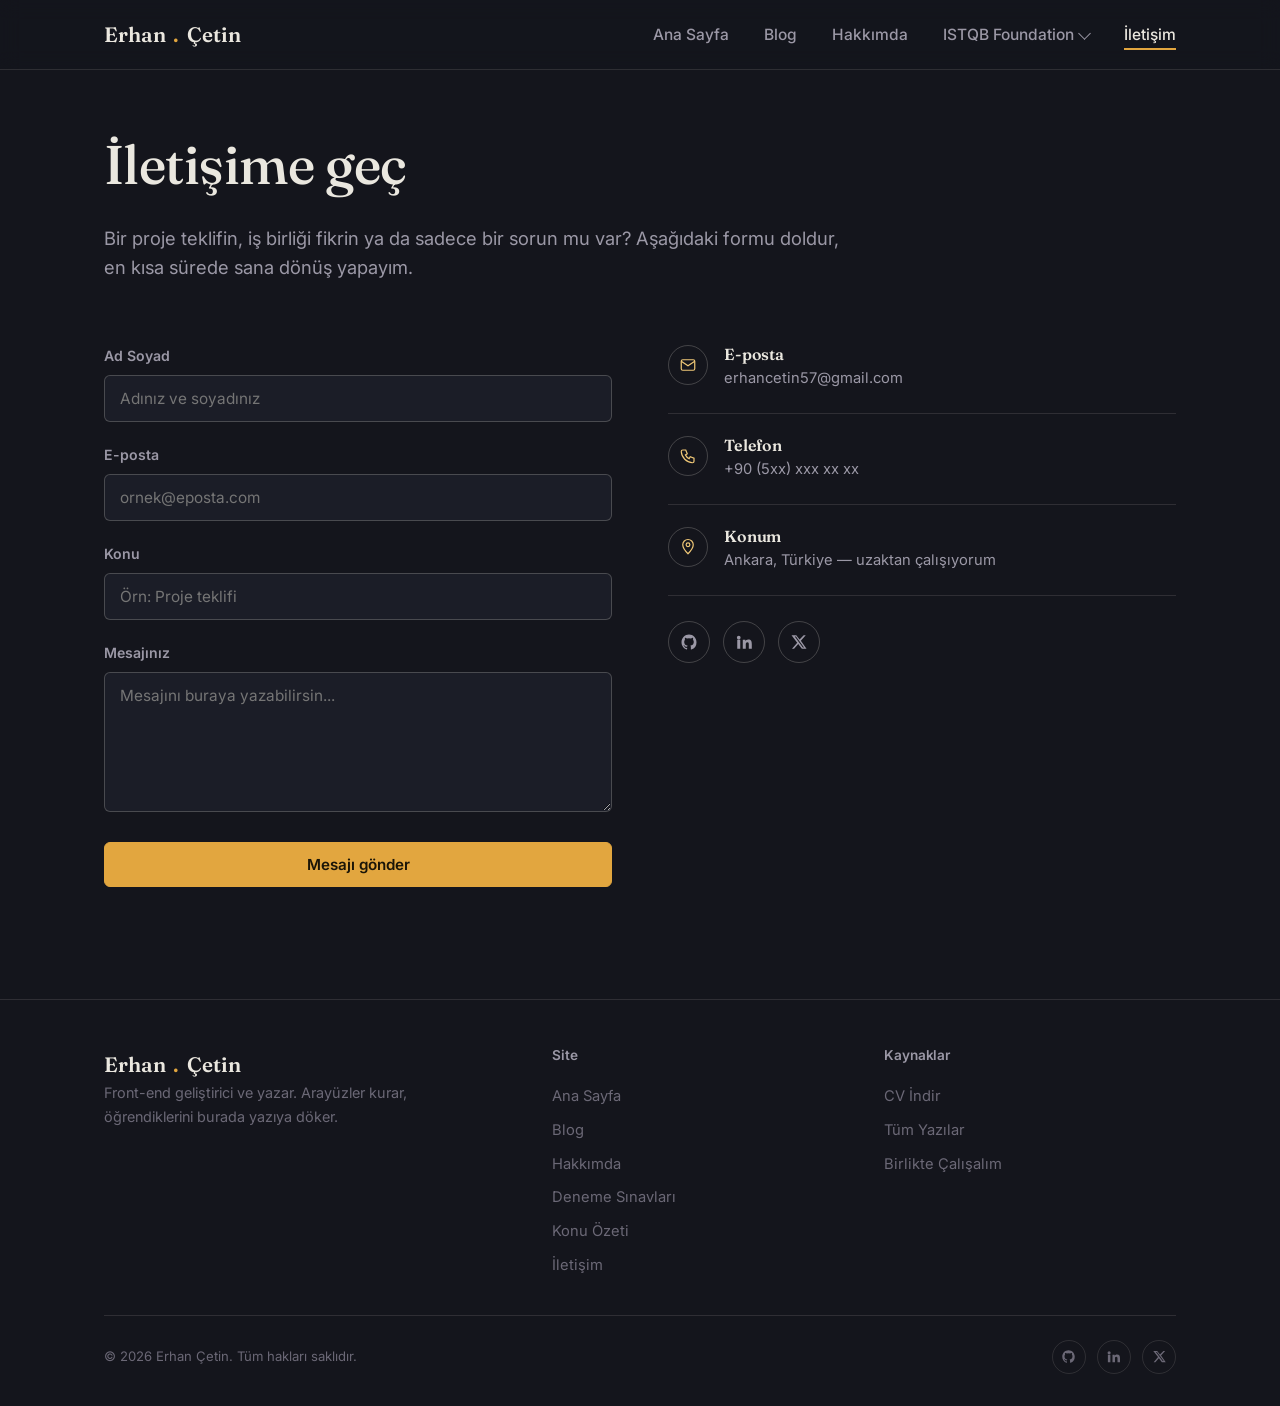
<file: iletisim.html>
<!DOCTYPE html>
<html lang="tr">
<head>
<meta charset="UTF-8">
<meta name="viewport" content="width=device-width, initial-scale=1.0">
<title>İletişim — Erhan Çetin</title>
<meta name="description" content="Erhan Çetin ile proje teklifleri, iş birlikleri veya sorularınız için iletişime geçin.">
<link rel="stylesheet" href="style.css">
</head>
<body>

<!-- ===== HEADER ===== -->
<header class="site-header">
  <nav class="nav">
    <a href="index.html" class="brand">Erhan<span class="dot">.</span>Çetin</a>
    <ul class="nav-links">
      <li><a href="index.html">Ana Sayfa</a></li>
      <li><a href="blog.html">Blog</a></li>
      <li><a href="hakkimda.html">Hakkımda</a></li>
      <li class="nav-item-dropdown">
        <button type="button" class="dropdown-trigger" aria-haspopup="true" aria-expanded="false">ISTQB Foundation <span class="caret"></span></button>
        <div class="nav-dropdown">
          <a href="sinavlar.html">Deneme Sınavları</a>
          <a href="ozet.html">Konu Özeti</a>
        </div>
      </li>
      <li><a href="iletisim.html" class="active">İletişim</a></li>
    </ul>
    <button class="hamburger" aria-label="Menüyü Aç" aria-expanded="false">
      <span></span><span></span><span></span>
    </button>
  </nav>
</header>
<div class="nav-overlay"></div>
<nav class="mobile-panel">
  <a href="index.html">Ana Sayfa</a>
  <a href="blog.html">Blog</a>
  <a href="hakkimda.html">Hakkımda</a>
  <span class="panel-subhead">ISTQB Foundation</span>
  <a href="sinavlar.html" class="panel-sublink">Deneme Sınavları</a>
  <a href="ozet.html" class="panel-sublink">Konu Özeti</a>
  <a href="iletisim.html" class="active">İletişim</a>
</nav>

<!-- ===== SAYFA BAŞLIĞI ===== -->
<section class="page-hero">
  <div class="container">
    <h1>İletişime geç</h1>
    <p class="lead">Bir proje teklifin, iş birliği fikrin ya da sadece bir sorun mu var? Aşağıdaki formu doldur, en kısa sürede sana dönüş yapayım.</p>
  </div>
</section>

<!-- ===== İLETİŞİM İÇERİĞİ ===== -->
<section class="section" style="padding-top:24px;">
  <div class="container contact-grid">

    <!-- Form -->
    <div>
      <form id="contact-form" novalidate>
        <div class="form-group">
          <label for="name">Ad Soyad</label>
          <input type="text" id="name" name="name" placeholder="Adınız ve soyadınız">
          <div class="form-error">Lütfen adınızı girin (en az 2 karakter).</div>
        </div>

        <div class="form-group">
          <label for="email">E-posta</label>
          <input type="email" id="email" name="email" placeholder="ornek@eposta.com">
          <div class="form-error">Lütfen geçerli bir e-posta adresi girin.</div>
        </div>

        <div class="form-group">
          <label for="subject">Konu</label>
          <input type="text" id="subject" name="subject" placeholder="Örn: Proje teklifi">
        </div>

        <div class="form-group">
          <label for="message">Mesajınız</label>
          <textarea id="message" name="message" placeholder="Mesajını buraya yazabilirsin..."></textarea>
          <div class="form-error">Mesajınız en az 10 karakter olmalı.</div>
        </div>

        <button type="submit" class="btn btn-primary btn-block">Mesajı gönder</button>

        <div class="form-status"></div>
      </form>
    </div>

    <!-- Bilgi + Sosyal -->
    <div>
      <div class="contact-info-item">
        <div class="icon">
          <svg viewBox="0 0 24 24" fill="none" stroke="currentColor" stroke-width="1.6" width="18" height="18"><rect x="3" y="5" width="18" height="14" rx="2"/><path d="m3 7 9 6 9-6"/></svg>
        </div>
        <div>
          <h4>E-posta</h4>
          <p>erhancetin57@gmail.com</p>
        </div>
      </div>

      <div class="contact-info-item">
        <div class="icon">
          <svg viewBox="0 0 24 24" fill="none" stroke="currentColor" stroke-width="1.6" width="18" height="18"><path d="M5 4h4l2 5-2.5 1.5a11 11 0 0 0 5 5L15 13l5 2v4a2 2 0 0 1-2 2A16 16 0 0 1 3 6a2 2 0 0 1 2-2Z"/></svg>
        </div>
        <div>
          <h4>Telefon</h4>
          <p>+90 (5xx) xxx xx xx</p>
        </div>
      </div>

      <div class="contact-info-item">
        <div class="icon">
          <svg viewBox="0 0 24 24" fill="none" stroke="currentColor" stroke-width="1.6" width="18" height="18"><path d="M12 21s7-7.1 7-12a7 7 0 1 0-14 0c0 4.9 7 12 7 12Z"/><circle cx="12" cy="9" r="2.5"/></svg>
        </div>
        <div>
          <h4>Konum</h4>
          <p>Ankara, Türkiye — uzaktan çalışıyorum</p>
        </div>
      </div>

      <div class="social-row">
        <a href="#" aria-label="GitHub"><svg viewBox="0 0 24 24" fill="currentColor"><path d="M12 2C6.48 2 2 6.58 2 12.25c0 4.53 2.87 8.37 6.84 9.73.5.1.68-.22.68-.49 0-.24-.01-.88-.01-1.72-2.78.62-3.37-1.36-3.37-1.36-.46-1.19-1.11-1.51-1.11-1.51-.91-.64.07-.63.07-.63 1 .07 1.53 1.05 1.53 1.05.89 1.56 2.34 1.11 2.91.85.09-.66.35-1.11.63-1.37-2.22-.26-4.56-1.14-4.56-5.07 0-1.12.39-2.04 1.03-2.76-.1-.26-.45-1.31.1-2.73 0 0 .84-.27 2.75 1.05a9.4 9.4 0 0 1 5 0c1.91-1.32 2.75-1.05 2.75-1.05.55 1.42.2 2.47.1 2.73.64.72 1.03 1.64 1.03 2.76 0 3.94-2.34 4.8-4.57 5.06.36.32.68.94.68 1.9 0 1.37-.01 2.47-.01 2.81 0 .27.18.6.69.49A10.26 10.26 0 0 0 22 12.25C22 6.58 17.52 2 12 2Z"/></svg></a>
        <a href="#" aria-label="LinkedIn"><svg viewBox="0 0 24 24" fill="currentColor"><path d="M4.98 3.5a2.5 2.5 0 1 1 0 5 2.5 2.5 0 0 1 0-5ZM3 9h4v12H3V9Zm7 0h3.8v1.7h.05c.53-1 1.83-2.06 3.77-2.06 4.03 0 4.78 2.66 4.78 6.11V21h-4v-5.6c0-1.34-.02-3.06-1.87-3.06-1.87 0-2.16 1.46-2.16 2.96V21h-4V9Z"/></svg></a>
        <a href="#" aria-label="X (Twitter)"><svg viewBox="0 0 24 24" fill="currentColor"><path d="M18.24 3H21l-6.54 7.47L22 21h-6.18l-4.84-6.32L5.4 21H2.63l7-8.01L2 3h6.34l4.38 5.79L18.24 3Zm-1.08 16.2h1.53L7.9 4.72H6.26L17.16 19.2Z"/></svg></a>
      </div>
    </div>

  </div>
</section>

<!-- ===== FOOTER ===== -->
<footer class="site-footer">
  <div class="container">
    <div class="footer-grid">
      <div class="footer-brand">
        <div class="brand">Erhan<span class="dot">.</span>Çetin</div>
        <p>Front-end geliştirici ve yazar. Arayüzler kurar, öğrendiklerini burada yazıya döker.</p>
      </div>
      <div class="footer-col">
        <h4>Site</h4>
        <a href="index.html">Ana Sayfa</a>
        <a href="blog.html">Blog</a>
        <a href="hakkimda.html">Hakkımda</a>
        <a href="sinavlar.html">Deneme Sınavları</a>
        <a href="ozet.html">Konu Özeti</a>
        <a href="iletisim.html">İletişim</a>
      </div>
      <div class="footer-col">
        <h4>Kaynaklar</h4>
        <a href="hakkimda.html#cv">CV İndir</a>
        <a href="blog.html">Tüm Yazılar</a>
        <a href="iletisim.html">Birlikte Çalışalım</a>
      </div>
    </div>
    <div class="footer-bottom">
      <span>© 2026 Erhan Çetin. Tüm hakları saklıdır.</span>
      <div class="footer-social">
        <a href="#" aria-label="GitHub"><svg viewBox="0 0 24 24" fill="currentColor"><path d="M12 2C6.48 2 2 6.58 2 12.25c0 4.53 2.87 8.37 6.84 9.73.5.1.68-.22.68-.49 0-.24-.01-.88-.01-1.72-2.78.62-3.37-1.36-3.37-1.36-.46-1.19-1.11-1.51-1.11-1.51-.91-.64.07-.63.07-.63 1 .07 1.53 1.05 1.53 1.05.89 1.56 2.34 1.11 2.91.85.09-.66.35-1.11.63-1.37-2.22-.26-4.56-1.14-4.56-5.07 0-1.12.39-2.04 1.03-2.76-.1-.26-.45-1.31.1-2.73 0 0 .84-.27 2.75 1.05a9.4 9.4 0 0 1 5 0c1.91-1.32 2.75-1.05 2.75-1.05.55 1.42.2 2.47.1 2.73.64.72 1.03 1.64 1.03 2.76 0 3.94-2.34 4.8-4.57 5.06.36.32.68.94.68 1.9 0 1.37-.01 2.47-.01 2.81 0 .27.18.6.69.49A10.26 10.26 0 0 0 22 12.25C22 6.58 17.52 2 12 2Z"/></svg></a>
        <a href="#" aria-label="LinkedIn"><svg viewBox="0 0 24 24" fill="currentColor"><path d="M4.98 3.5a2.5 2.5 0 1 1 0 5 2.5 2.5 0 0 1 0-5ZM3 9h4v12H3V9Zm7 0h3.8v1.7h.05c.53-1 1.83-2.06 3.77-2.06 4.03 0 4.78 2.66 4.78 6.11V21h-4v-5.6c0-1.34-.02-3.06-1.87-3.06-1.87 0-2.16 1.46-2.16 2.96V21h-4V9Z"/></svg></a>
        <a href="#" aria-label="X (Twitter)"><svg viewBox="0 0 24 24" fill="currentColor"><path d="M18.24 3H21l-6.54 7.47L22 21h-6.18l-4.84-6.32L5.4 21H2.63l7-8.01L2 3h6.34l4.38 5.79L18.24 3Zm-1.08 16.2h1.53L7.9 4.72H6.26L17.16 19.2Z"/></svg></a>
      </div>
    </div>
  </div>
</footer>

<script src="script.js"></script>
</body>
</html>
</file>
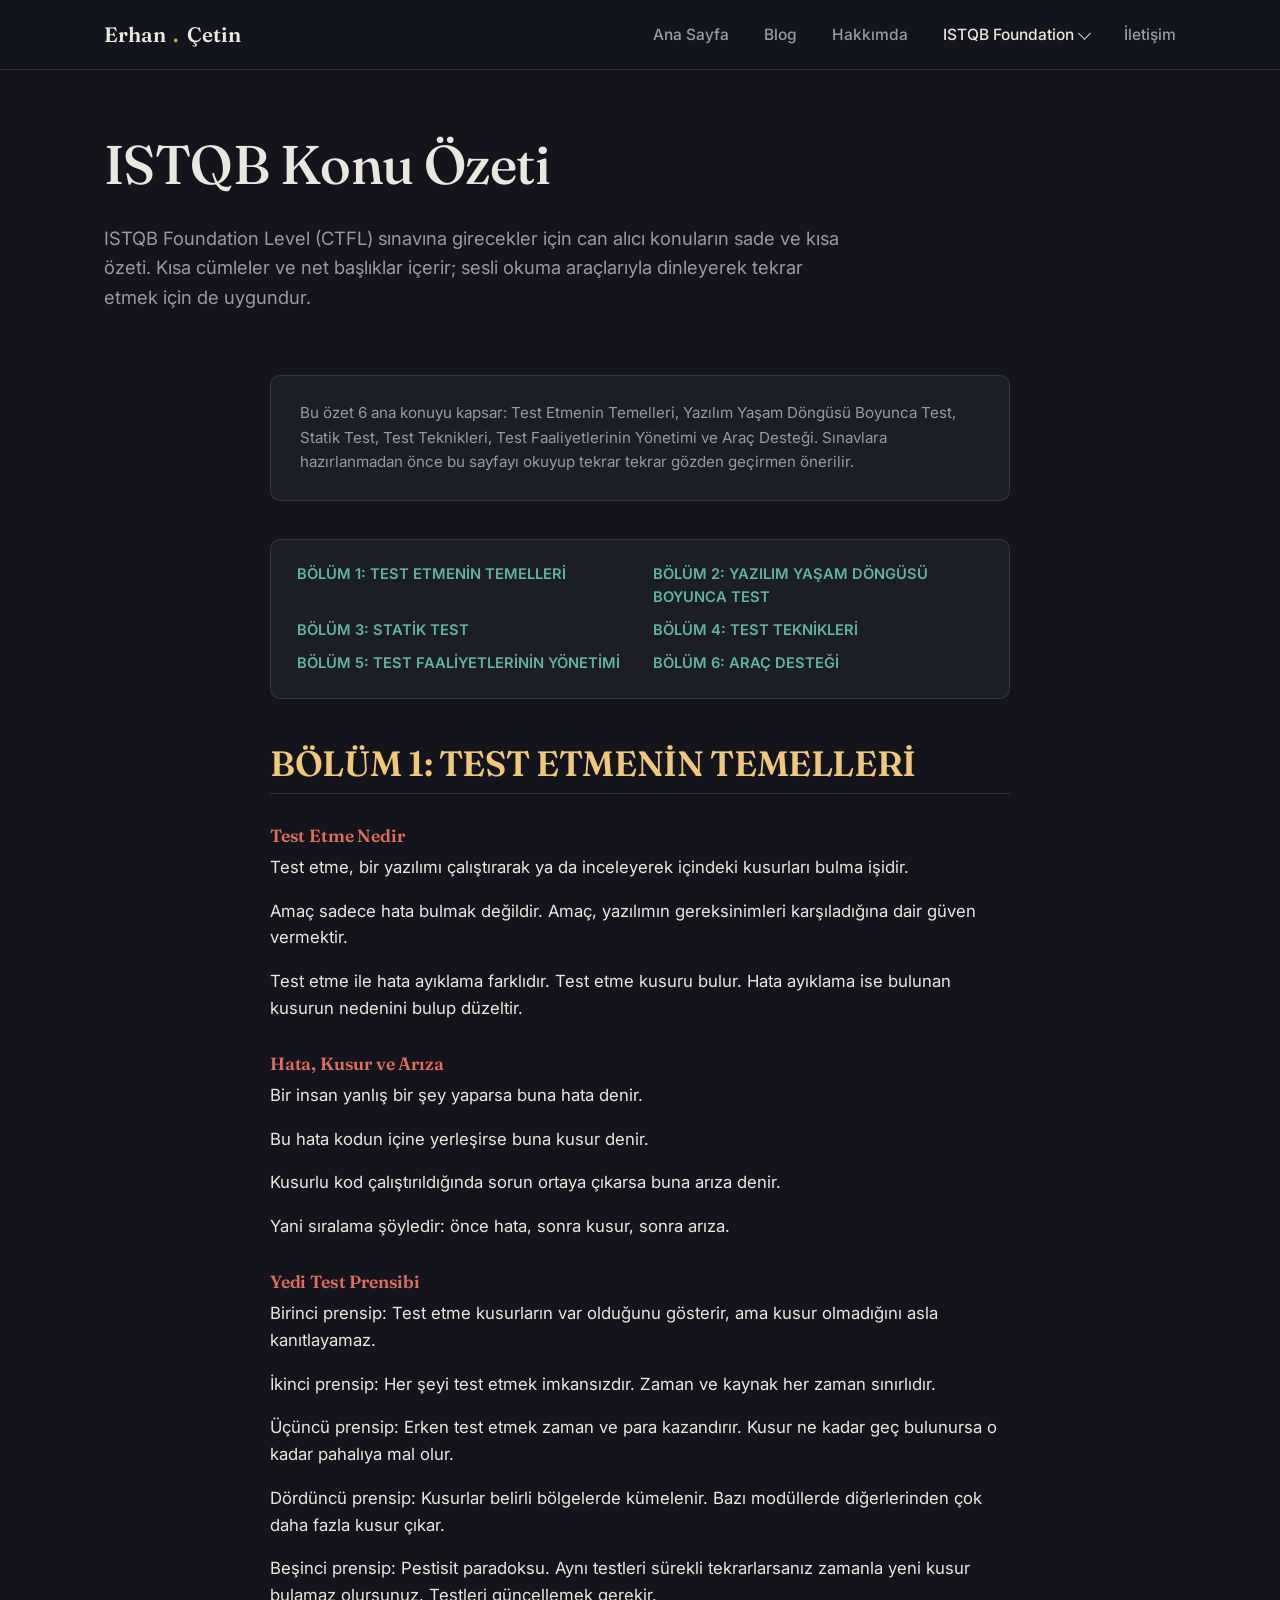
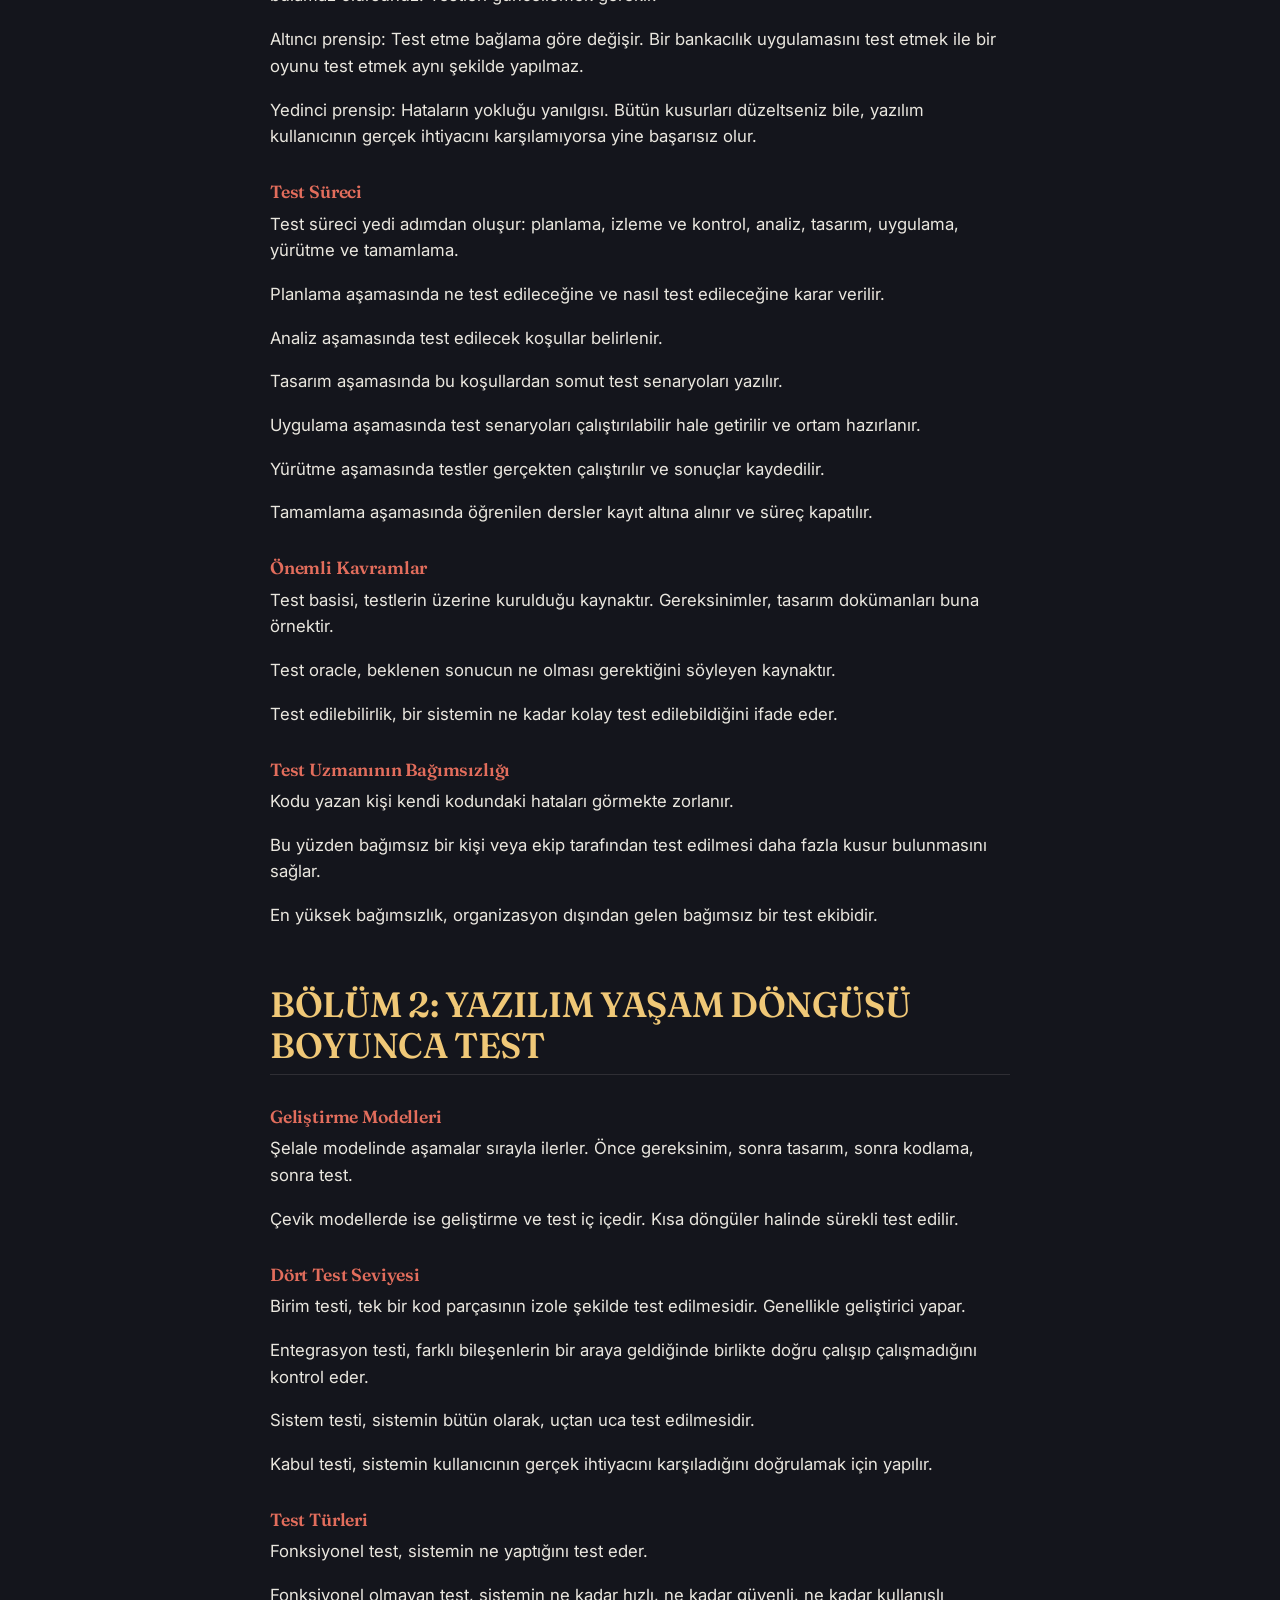
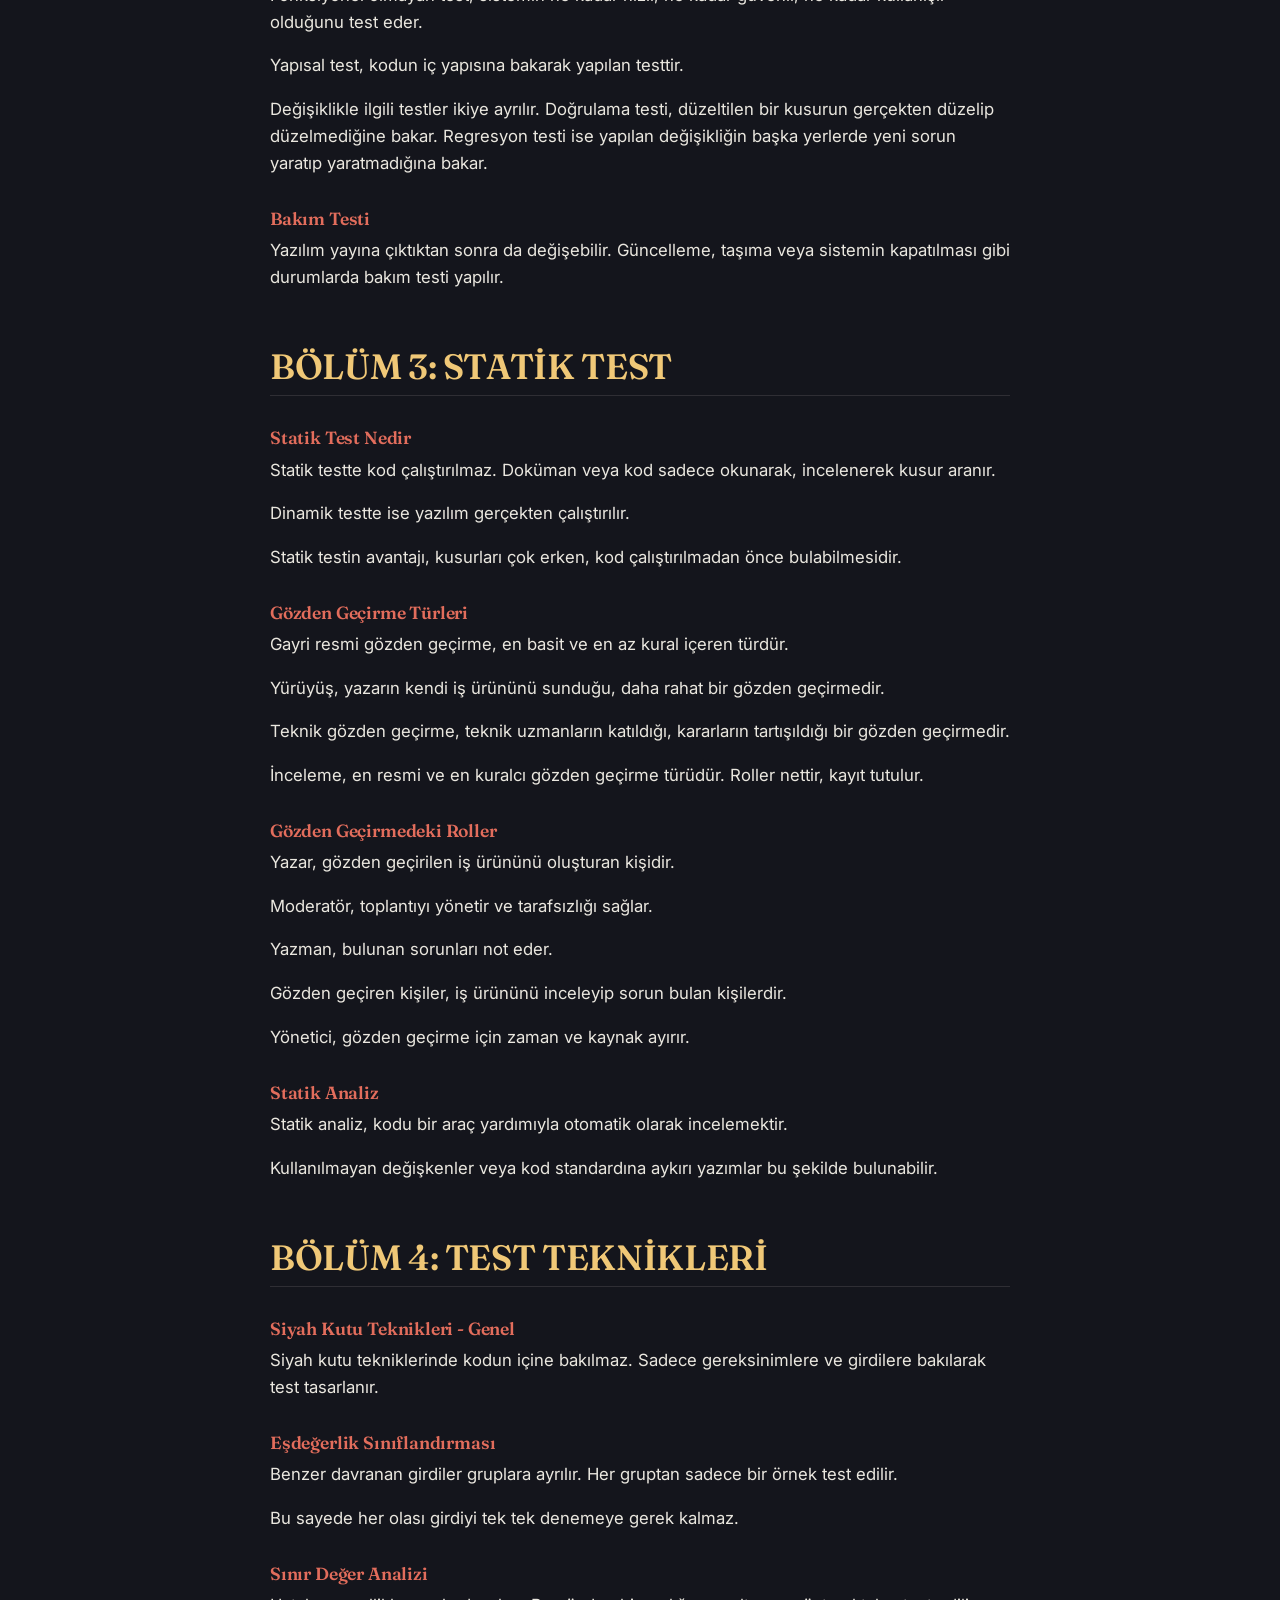
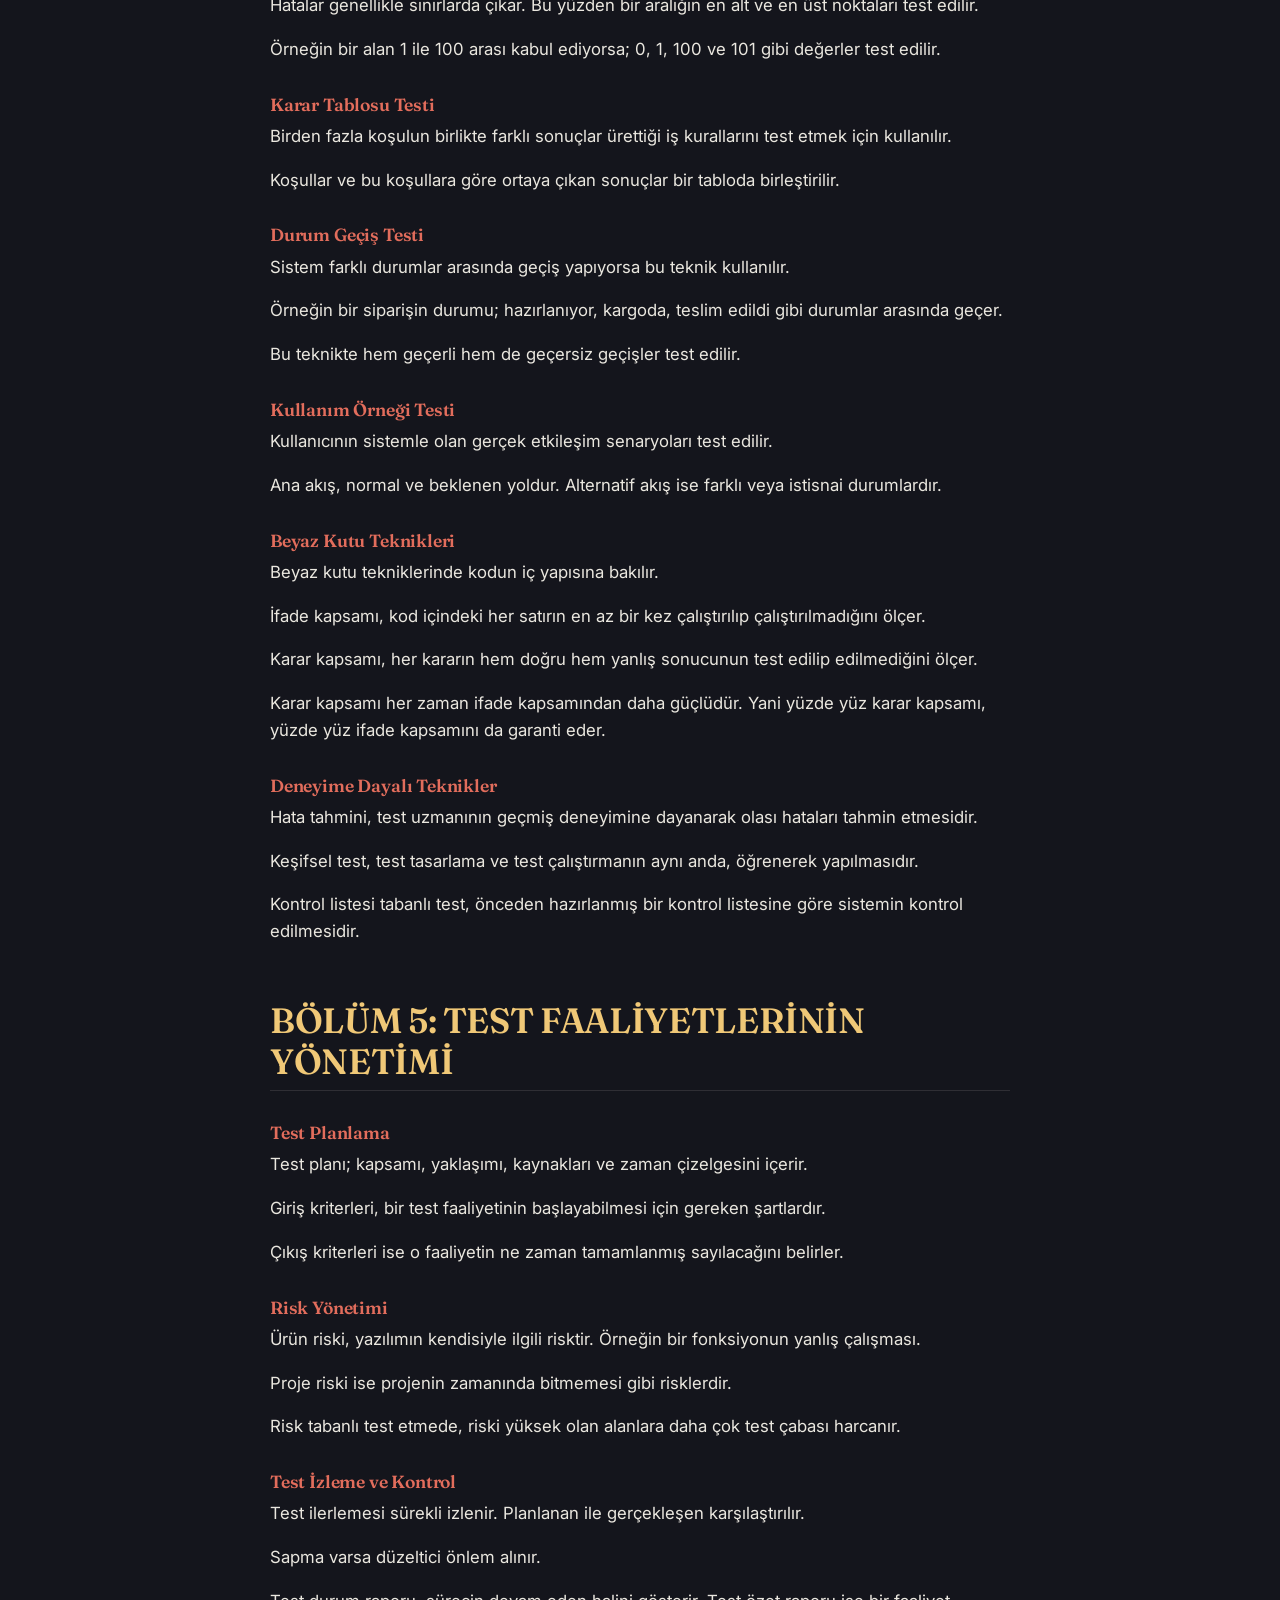
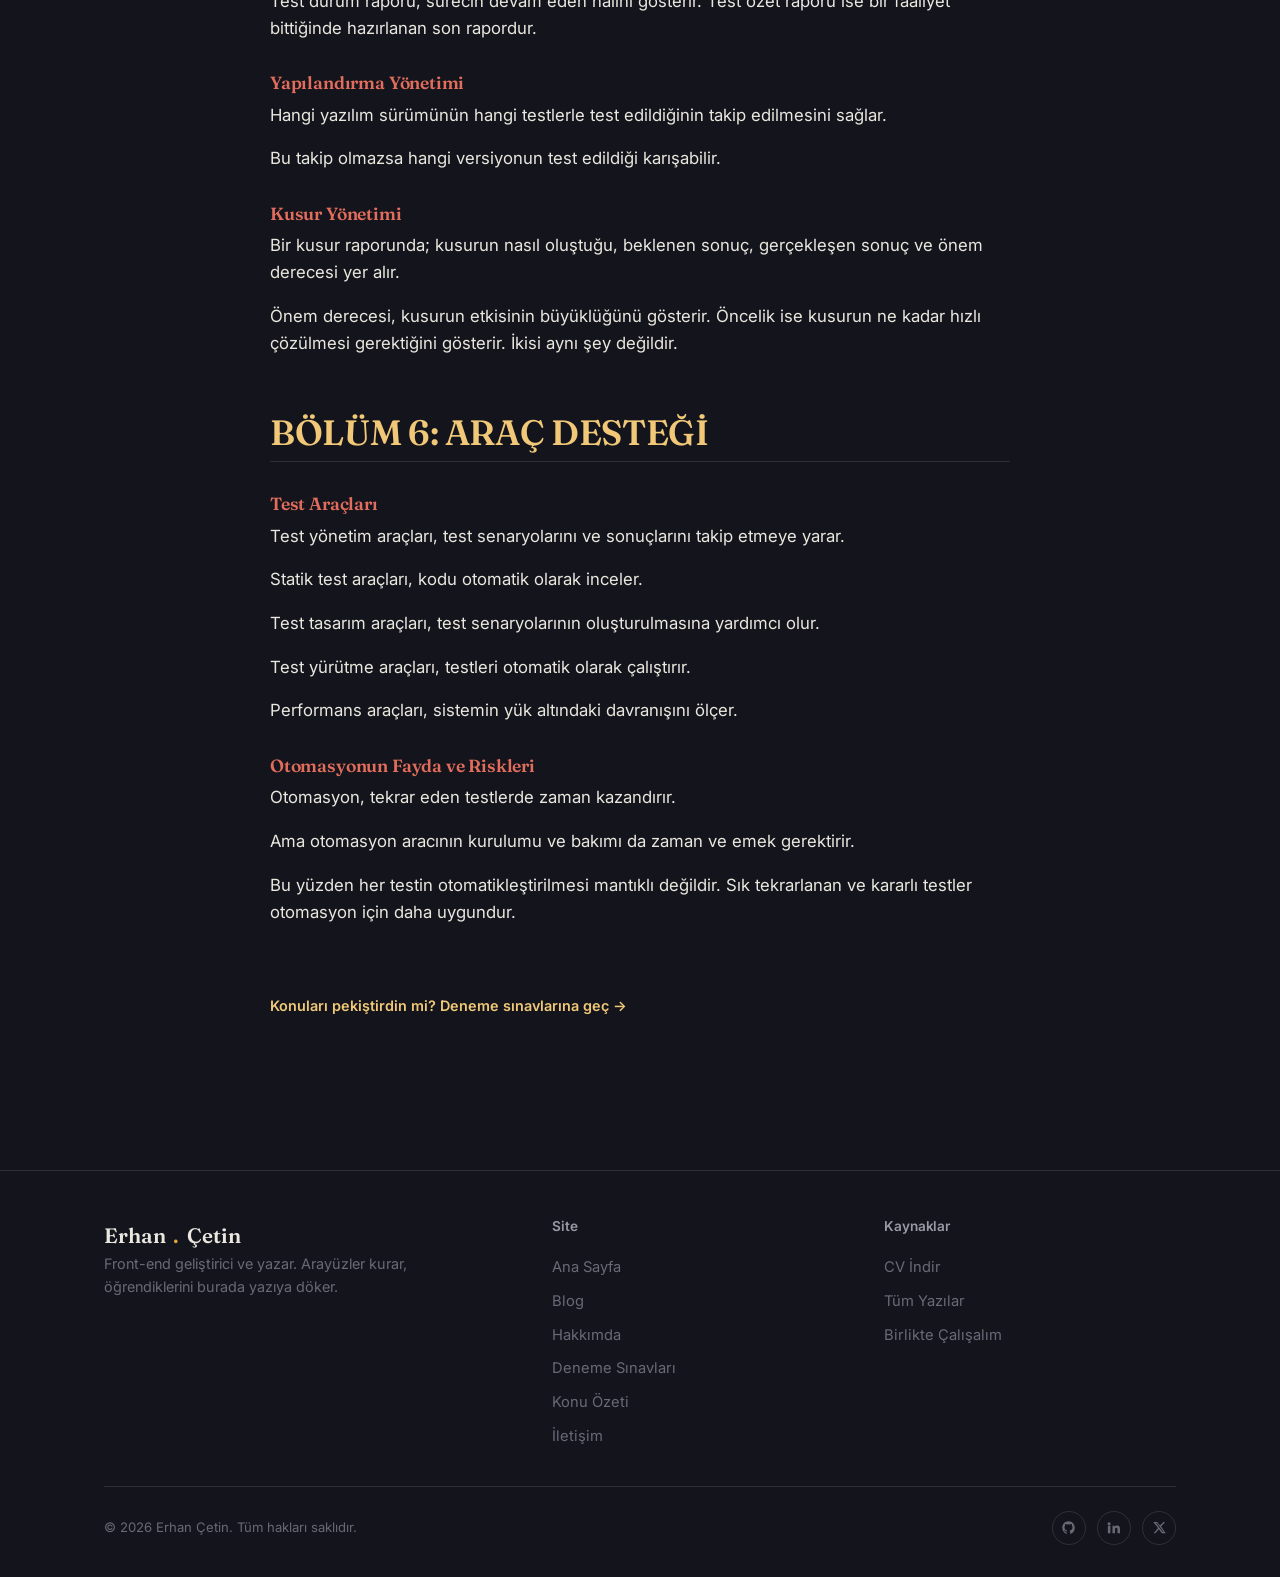
<file: ozet.html>
<!DOCTYPE html>
<html lang="tr">
<head>
<meta charset="UTF-8">
<meta name="viewport" content="width=device-width, initial-scale=1.0">
<title>ISTQB Konu Özeti — Erhan Çetin</title>
<meta name="description" content="ISTQB Foundation Level (CTFL) sınavı için can alıcı konuların sade ve kısa özeti. Sesli tekrar için de uygundur.">
<link rel="stylesheet" href="style.css">
</head>
<body>

<!-- ===== HEADER ===== -->
<header class="site-header">
  <nav class="nav">
    <a href="index.html" class="brand">Erhan<span class="dot">.</span>Çetin</a>
    <ul class="nav-links">
      <li><a href="index.html">Ana Sayfa</a></li>
      <li><a href="blog.html">Blog</a></li>
      <li><a href="hakkimda.html">Hakkımda</a></li>
      <li class="nav-item-dropdown">
        <button type="button" class="dropdown-trigger active" aria-haspopup="true" aria-expanded="false">ISTQB Foundation <span class="caret"></span></button>
        <div class="nav-dropdown">
          <a href="sinavlar.html">Deneme Sınavları</a>
          <a href="ozet.html" class="active">Konu Özeti</a>
        </div>
      </li>
      <li><a href="iletisim.html">İletişim</a></li>
    </ul>
    <button class="hamburger" aria-label="Menüyü Aç" aria-expanded="false">
      <span></span><span></span><span></span>
    </button>
  </nav>
</header>
<div class="nav-overlay"></div>
<nav class="mobile-panel">
  <a href="index.html">Ana Sayfa</a>
  <a href="blog.html">Blog</a>
  <a href="hakkimda.html">Hakkımda</a>
  <span class="panel-subhead">ISTQB Foundation</span>
  <a href="sinavlar.html" class="panel-sublink">Deneme Sınavları</a>
  <a href="ozet.html" class="panel-sublink active">Konu Özeti</a>
  <a href="iletisim.html">İletişim</a>
</nav>

<!-- ===== SAYFA BAŞLIĞI ===== -->
<section class="page-hero">
  <div class="container">
    <h1>ISTQB Konu Özeti</h1>
    <p class="lead">ISTQB Foundation Level (CTFL) sınavına girecekler için can alıcı konuların sade ve kısa özeti. Kısa cümleler ve net başlıklar içerir; sesli okuma araçlarıyla dinleyerek tekrar etmek için de uygundur.</p>
  </div>
</section>

<section class="section" style="padding-top:24px;">
  <div class="container">
    <div class="article-body" style="max-width:74ch;">

      <div class="ozet-intro">
        <p>Bu özet 6 ana konuyu kapsar: Test Etmenin Temelleri, Yazılım Yaşam Döngüsü Boyunca Test, Statik Test, Test Teknikleri, Test Faaliyetlerinin Yönetimi ve Araç Desteği. Sınavlara hazırlanmadan önce bu sayfayı okuyup tekrar tekrar gözden geçirmen önerilir.</p>
      </div>

      <div class="ozet-toc">
      <a href="#test-etmenin-temelleri">BÖLÜM 1: TEST ETMENİN TEMELLERİ</a>
      <a href="#yazilim-yasam-dongusu-boyunca-test">BÖLÜM 2: YAZILIM YAŞAM DÖNGÜSÜ BOYUNCA TEST</a>
      <a href="#statik-test">BÖLÜM 3: STATİK TEST</a>
      <a href="#test-teknikleri">BÖLÜM 4: TEST TEKNİKLERİ</a>
      <a href="#test-faaliyetlerinin-yonetimi">BÖLÜM 5: TEST FAALİYETLERİNİN YÖNETİMİ</a>
      <a href="#arac-destegi">BÖLÜM 6: ARAÇ DESTEĞİ</a>
      </div>

    <h2 class="ozet-chapter" id="test-etmenin-temelleri">BÖLÜM 1: TEST ETMENİN TEMELLERİ</h2>
    <h3 class="ozet-sub">Test Etme Nedir</h3>
    <p>Test etme, bir yazılımı çalıştırarak ya da inceleyerek içindeki kusurları bulma işidir.</p>
    <p>Amaç sadece hata bulmak değildir. Amaç, yazılımın gereksinimleri karşıladığına dair güven vermektir.</p>
    <p>Test etme ile hata ayıklama farklıdır. Test etme kusuru bulur. Hata ayıklama ise bulunan kusurun nedenini bulup düzeltir.</p>
    <h3 class="ozet-sub">Hata, Kusur ve Arıza</h3>
    <p>Bir insan yanlış bir şey yaparsa buna hata denir.</p>
    <p>Bu hata kodun içine yerleşirse buna kusur denir.</p>
    <p>Kusurlu kod çalıştırıldığında sorun ortaya çıkarsa buna arıza denir.</p>
    <p>Yani sıralama şöyledir: önce hata, sonra kusur, sonra arıza.</p>
    <h3 class="ozet-sub">Yedi Test Prensibi</h3>
    <p>Birinci prensip: Test etme kusurların var olduğunu gösterir, ama kusur olmadığını asla kanıtlayamaz.</p>
    <p>İkinci prensip: Her şeyi test etmek imkansızdır. Zaman ve kaynak her zaman sınırlıdır.</p>
    <p>Üçüncü prensip: Erken test etmek zaman ve para kazandırır. Kusur ne kadar geç bulunursa o kadar pahalıya mal olur.</p>
    <p>Dördüncü prensip: Kusurlar belirli bölgelerde kümelenir. Bazı modüllerde diğerlerinden çok daha fazla kusur çıkar.</p>
    <p>Beşinci prensip: Pestisit paradoksu. Aynı testleri sürekli tekrarlarsanız zamanla yeni kusur bulamaz olursunuz. Testleri güncellemek gerekir.</p>
    <p>Altıncı prensip: Test etme bağlama göre değişir. Bir bankacılık uygulamasını test etmek ile bir oyunu test etmek aynı şekilde yapılmaz.</p>
    <p>Yedinci prensip: Hataların yokluğu yanılgısı. Bütün kusurları düzeltseniz bile, yazılım kullanıcının gerçek ihtiyacını karşılamıyorsa yine başarısız olur.</p>
    <h3 class="ozet-sub">Test Süreci</h3>
    <p>Test süreci yedi adımdan oluşur: planlama, izleme ve kontrol, analiz, tasarım, uygulama, yürütme ve tamamlama.</p>
    <p>Planlama aşamasında ne test edileceğine ve nasıl test edileceğine karar verilir.</p>
    <p>Analiz aşamasında test edilecek koşullar belirlenir.</p>
    <p>Tasarım aşamasında bu koşullardan somut test senaryoları yazılır.</p>
    <p>Uygulama aşamasında test senaryoları çalıştırılabilir hale getirilir ve ortam hazırlanır.</p>
    <p>Yürütme aşamasında testler gerçekten çalıştırılır ve sonuçlar kaydedilir.</p>
    <p>Tamamlama aşamasında öğrenilen dersler kayıt altına alınır ve süreç kapatılır.</p>
    <h3 class="ozet-sub">Önemli Kavramlar</h3>
    <p>Test basisi, testlerin üzerine kurulduğu kaynaktır. Gereksinimler, tasarım dokümanları buna örnektir.</p>
    <p>Test oracle, beklenen sonucun ne olması gerektiğini söyleyen kaynaktır.</p>
    <p>Test edilebilirlik, bir sistemin ne kadar kolay test edilebildiğini ifade eder.</p>
    <h3 class="ozet-sub">Test Uzmanının Bağımsızlığı</h3>
    <p>Kodu yazan kişi kendi kodundaki hataları görmekte zorlanır.</p>
    <p>Bu yüzden bağımsız bir kişi veya ekip tarafından test edilmesi daha fazla kusur bulunmasını sağlar.</p>
    <p>En yüksek bağımsızlık, organizasyon dışından gelen bağımsız bir test ekibidir.</p>
    <h2 class="ozet-chapter" id="yazilim-yasam-dongusu-boyunca-test">BÖLÜM 2: YAZILIM YAŞAM DÖNGÜSÜ BOYUNCA TEST</h2>
    <h3 class="ozet-sub">Geliştirme Modelleri</h3>
    <p>Şelale modelinde aşamalar sırayla ilerler. Önce gereksinim, sonra tasarım, sonra kodlama, sonra test.</p>
    <p>Çevik modellerde ise geliştirme ve test iç içedir. Kısa döngüler halinde sürekli test edilir.</p>
    <h3 class="ozet-sub">Dört Test Seviyesi</h3>
    <p>Birim testi, tek bir kod parçasının izole şekilde test edilmesidir. Genellikle geliştirici yapar.</p>
    <p>Entegrasyon testi, farklı bileşenlerin bir araya geldiğinde birlikte doğru çalışıp çalışmadığını kontrol eder.</p>
    <p>Sistem testi, sistemin bütün olarak, uçtan uca test edilmesidir.</p>
    <p>Kabul testi, sistemin kullanıcının gerçek ihtiyacını karşıladığını doğrulamak için yapılır.</p>
    <h3 class="ozet-sub">Test Türleri</h3>
    <p>Fonksiyonel test, sistemin ne yaptığını test eder.</p>
    <p>Fonksiyonel olmayan test, sistemin ne kadar hızlı, ne kadar güvenli, ne kadar kullanışlı olduğunu test eder.</p>
    <p>Yapısal test, kodun iç yapısına bakarak yapılan testtir.</p>
    <p>Değişiklikle ilgili testler ikiye ayrılır. Doğrulama testi, düzeltilen bir kusurun gerçekten düzelip düzelmediğine bakar. Regresyon testi ise yapılan değişikliğin başka yerlerde yeni sorun yaratıp yaratmadığına bakar.</p>
    <h3 class="ozet-sub">Bakım Testi</h3>
    <p>Yazılım yayına çıktıktan sonra da değişebilir. Güncelleme, taşıma veya sistemin kapatılması gibi durumlarda bakım testi yapılır.</p>
    <h2 class="ozet-chapter" id="statik-test">BÖLÜM 3: STATİK TEST</h2>
    <h3 class="ozet-sub">Statik Test Nedir</h3>
    <p>Statik testte kod çalıştırılmaz. Doküman veya kod sadece okunarak, incelenerek kusur aranır.</p>
    <p>Dinamik testte ise yazılım gerçekten çalıştırılır.</p>
    <p>Statik testin avantajı, kusurları çok erken, kod çalıştırılmadan önce bulabilmesidir.</p>
    <h3 class="ozet-sub">Gözden Geçirme Türleri</h3>
    <p>Gayri resmi gözden geçirme, en basit ve en az kural içeren türdür.</p>
    <p>Yürüyüş, yazarın kendi iş ürününü sunduğu, daha rahat bir gözden geçirmedir.</p>
    <p>Teknik gözden geçirme, teknik uzmanların katıldığı, kararların tartışıldığı bir gözden geçirmedir.</p>
    <p>İnceleme, en resmi ve en kuralcı gözden geçirme türüdür. Roller nettir, kayıt tutulur.</p>
    <h3 class="ozet-sub">Gözden Geçirmedeki Roller</h3>
    <p>Yazar, gözden geçirilen iş ürününü oluşturan kişidir.</p>
    <p>Moderatör, toplantıyı yönetir ve tarafsızlığı sağlar.</p>
    <p>Yazman, bulunan sorunları not eder.</p>
    <p>Gözden geçiren kişiler, iş ürününü inceleyip sorun bulan kişilerdir.</p>
    <p>Yönetici, gözden geçirme için zaman ve kaynak ayırır.</p>
    <h3 class="ozet-sub">Statik Analiz</h3>
    <p>Statik analiz, kodu bir araç yardımıyla otomatik olarak incelemektir.</p>
    <p>Kullanılmayan değişkenler veya kod standardına aykırı yazımlar bu şekilde bulunabilir.</p>
    <h2 class="ozet-chapter" id="test-teknikleri">BÖLÜM 4: TEST TEKNİKLERİ</h2>
    <h3 class="ozet-sub">Siyah Kutu Teknikleri - Genel</h3>
    <p>Siyah kutu tekniklerinde kodun içine bakılmaz. Sadece gereksinimlere ve girdilere bakılarak test tasarlanır.</p>
    <h3 class="ozet-sub">Eşdeğerlik Sınıflandırması</h3>
    <p>Benzer davranan girdiler gruplara ayrılır. Her gruptan sadece bir örnek test edilir.</p>
    <p>Bu sayede her olası girdiyi tek tek denemeye gerek kalmaz.</p>
    <h3 class="ozet-sub">Sınır Değer Analizi</h3>
    <p>Hatalar genellikle sınırlarda çıkar. Bu yüzden bir aralığın en alt ve en üst noktaları test edilir.</p>
    <p>Örneğin bir alan 1 ile 100 arası kabul ediyorsa; 0, 1, 100 ve 101 gibi değerler test edilir.</p>
    <h3 class="ozet-sub">Karar Tablosu Testi</h3>
    <p>Birden fazla koşulun birlikte farklı sonuçlar ürettiği iş kurallarını test etmek için kullanılır.</p>
    <p>Koşullar ve bu koşullara göre ortaya çıkan sonuçlar bir tabloda birleştirilir.</p>
    <h3 class="ozet-sub">Durum Geçiş Testi</h3>
    <p>Sistem farklı durumlar arasında geçiş yapıyorsa bu teknik kullanılır.</p>
    <p>Örneğin bir siparişin durumu; hazırlanıyor, kargoda, teslim edildi gibi durumlar arasında geçer.</p>
    <p>Bu teknikte hem geçerli hem de geçersiz geçişler test edilir.</p>
    <h3 class="ozet-sub">Kullanım Örneği Testi</h3>
    <p>Kullanıcının sistemle olan gerçek etkileşim senaryoları test edilir.</p>
    <p>Ana akış, normal ve beklenen yoldur. Alternatif akış ise farklı veya istisnai durumlardır.</p>
    <h3 class="ozet-sub">Beyaz Kutu Teknikleri</h3>
    <p>Beyaz kutu tekniklerinde kodun iç yapısına bakılır.</p>
    <p>İfade kapsamı, kod içindeki her satırın en az bir kez çalıştırılıp çalıştırılmadığını ölçer.</p>
    <p>Karar kapsamı, her kararın hem doğru hem yanlış sonucunun test edilip edilmediğini ölçer.</p>
    <p>Karar kapsamı her zaman ifade kapsamından daha güçlüdür. Yani yüzde yüz karar kapsamı, yüzde yüz ifade kapsamını da garanti eder.</p>
    <h3 class="ozet-sub">Deneyime Dayalı Teknikler</h3>
    <p>Hata tahmini, test uzmanının geçmiş deneyimine dayanarak olası hataları tahmin etmesidir.</p>
    <p>Keşifsel test, test tasarlama ve test çalıştırmanın aynı anda, öğrenerek yapılmasıdır.</p>
    <p>Kontrol listesi tabanlı test, önceden hazırlanmış bir kontrol listesine göre sistemin kontrol edilmesidir.</p>
    <h2 class="ozet-chapter" id="test-faaliyetlerinin-yonetimi">BÖLÜM 5: TEST FAALİYETLERİNİN YÖNETİMİ</h2>
    <h3 class="ozet-sub">Test Planlama</h3>
    <p>Test planı; kapsamı, yaklaşımı, kaynakları ve zaman çizelgesini içerir.</p>
    <p>Giriş kriterleri, bir test faaliyetinin başlayabilmesi için gereken şartlardır.</p>
    <p>Çıkış kriterleri ise o faaliyetin ne zaman tamamlanmış sayılacağını belirler.</p>
    <h3 class="ozet-sub">Risk Yönetimi</h3>
    <p>Ürün riski, yazılımın kendisiyle ilgili risktir. Örneğin bir fonksiyonun yanlış çalışması.</p>
    <p>Proje riski ise projenin zamanında bitmemesi gibi risklerdir.</p>
    <p>Risk tabanlı test etmede, riski yüksek olan alanlara daha çok test çabası harcanır.</p>
    <h3 class="ozet-sub">Test İzleme ve Kontrol</h3>
    <p>Test ilerlemesi sürekli izlenir. Planlanan ile gerçekleşen karşılaştırılır.</p>
    <p>Sapma varsa düzeltici önlem alınır.</p>
    <p>Test durum raporu, sürecin devam eden halini gösterir. Test özet raporu ise bir faaliyet bittiğinde hazırlanan son rapordur.</p>
    <h3 class="ozet-sub">Yapılandırma Yönetimi</h3>
    <p>Hangi yazılım sürümünün hangi testlerle test edildiğinin takip edilmesini sağlar.</p>
    <p>Bu takip olmazsa hangi versiyonun test edildiği karışabilir.</p>
    <h3 class="ozet-sub">Kusur Yönetimi</h3>
    <p>Bir kusur raporunda; kusurun nasıl oluştuğu, beklenen sonuç, gerçekleşen sonuç ve önem derecesi yer alır.</p>
    <p>Önem derecesi, kusurun etkisinin büyüklüğünü gösterir. Öncelik ise kusurun ne kadar hızlı çözülmesi gerektiğini gösterir. İkisi aynı şey değildir.</p>
    <h2 class="ozet-chapter" id="arac-destegi">BÖLÜM 6: ARAÇ DESTEĞİ</h2>
    <h3 class="ozet-sub">Test Araçları</h3>
    <p>Test yönetim araçları, test senaryolarını ve sonuçlarını takip etmeye yarar.</p>
    <p>Statik test araçları, kodu otomatik olarak inceler.</p>
    <p>Test tasarım araçları, test senaryolarının oluşturulmasına yardımcı olur.</p>
    <p>Test yürütme araçları, testleri otomatik olarak çalıştırır.</p>
    <p>Performans araçları, sistemin yük altındaki davranışını ölçer.</p>
    <h3 class="ozet-sub">Otomasyonun Fayda ve Riskleri</h3>
    <p>Otomasyon, tekrar eden testlerde zaman kazandırır.</p>
    <p>Ama otomasyon aracının kurulumu ve bakımı da zaman ve emek gerektirir.</p>
    <p>Bu yüzden her testin otomatikleştirilmesi mantıklı değildir. Sık tekrarlanan ve kararlı testler otomasyon için daha uygundur.</p>

      <a href="sinavlar.html" class="back-to-toc">Konuları pekiştirdin mi? Deneme sınavlarına geç →</a>

    </div>
  </div>
</section>

<!-- ===== FOOTER ===== -->
<footer class="site-footer">
  <div class="container">
    <div class="footer-grid">
      <div class="footer-brand">
        <div class="brand">Erhan<span class="dot">.</span>Çetin</div>
        <p>Front-end geliştirici ve yazar. Arayüzler kurar, öğrendiklerini burada yazıya döker.</p>
      </div>
      <div class="footer-col">
        <h4>Site</h4>
        <a href="index.html">Ana Sayfa</a>
        <a href="blog.html">Blog</a>
        <a href="hakkimda.html">Hakkımda</a>
        <a href="sinavlar.html">Deneme Sınavları</a>
        <a href="ozet.html">Konu Özeti</a>
        <a href="iletisim.html">İletişim</a>
      </div>
      <div class="footer-col">
        <h4>Kaynaklar</h4>
        <a href="hakkimda.html#cv">CV İndir</a>
        <a href="blog.html">Tüm Yazılar</a>
        <a href="iletisim.html">Birlikte Çalışalım</a>
      </div>
    </div>
    <div class="footer-bottom">
      <span>© 2026 Erhan Çetin. Tüm hakları saklıdır.</span>
      <div class="footer-social">
        <a href="#" aria-label="GitHub"><svg viewBox="0 0 24 24" fill="currentColor"><path d="M12 2C6.48 2 2 6.58 2 12.25c0 4.53 2.87 8.37 6.84 9.73.5.1.68-.22.68-.49 0-.24-.01-.88-.01-1.72-2.78.62-3.37-1.36-3.37-1.36-.46-1.19-1.11-1.51-1.11-1.51-.91-.64.07-.63.07-.63 1 .07 1.53 1.05 1.53 1.05.89 1.56 2.34 1.11 2.91.85.09-.66.35-1.11.63-1.37-2.22-.26-4.56-1.14-4.56-5.07 0-1.12.39-2.04 1.03-2.76-.1-.26-.45-1.31.1-2.73 0 0 .84-.27 2.75 1.05a9.4 9.4 0 0 1 5 0c1.91-1.32 2.75-1.05 2.75-1.05.55 1.42.2 2.47.1 2.73.64.72 1.03 1.64 1.03 2.76 0 3.94-2.34 4.8-4.57 5.06.36.32.68.94.68 1.9 0 1.37-.01 2.47-.01 2.81 0 .27.18.6.69.49A10.26 10.26 0 0 0 22 12.25C22 6.58 17.52 2 12 2Z"/></svg></a>
        <a href="#" aria-label="LinkedIn"><svg viewBox="0 0 24 24" fill="currentColor"><path d="M4.98 3.5a2.5 2.5 0 1 1 0 5 2.5 2.5 0 0 1 0-5ZM3 9h4v12H3V9Zm7 0h3.8v1.7h.05c.53-1 1.83-2.06 3.77-2.06 4.03 0 4.78 2.66 4.78 6.11V21h-4v-5.6c0-1.34-.02-3.06-1.87-3.06-1.87 0-2.16 1.46-2.16 2.96V21h-4V9Z"/></svg></a>
        <a href="#" aria-label="X (Twitter)"><svg viewBox="0 0 24 24" fill="currentColor"><path d="M18.24 3H21l-6.54 7.47L22 21h-6.18l-4.84-6.32L5.4 21H2.63l7-8.01L2 3h6.34l4.38 5.79L18.24 3Zm-1.08 16.2h1.53L7.9 4.72H6.26L17.16 19.2Z"/></svg></a>
      </div>
    </div>
  </div>
</footer>

<script src="script.js"></script>
</body>
</html>
</file>
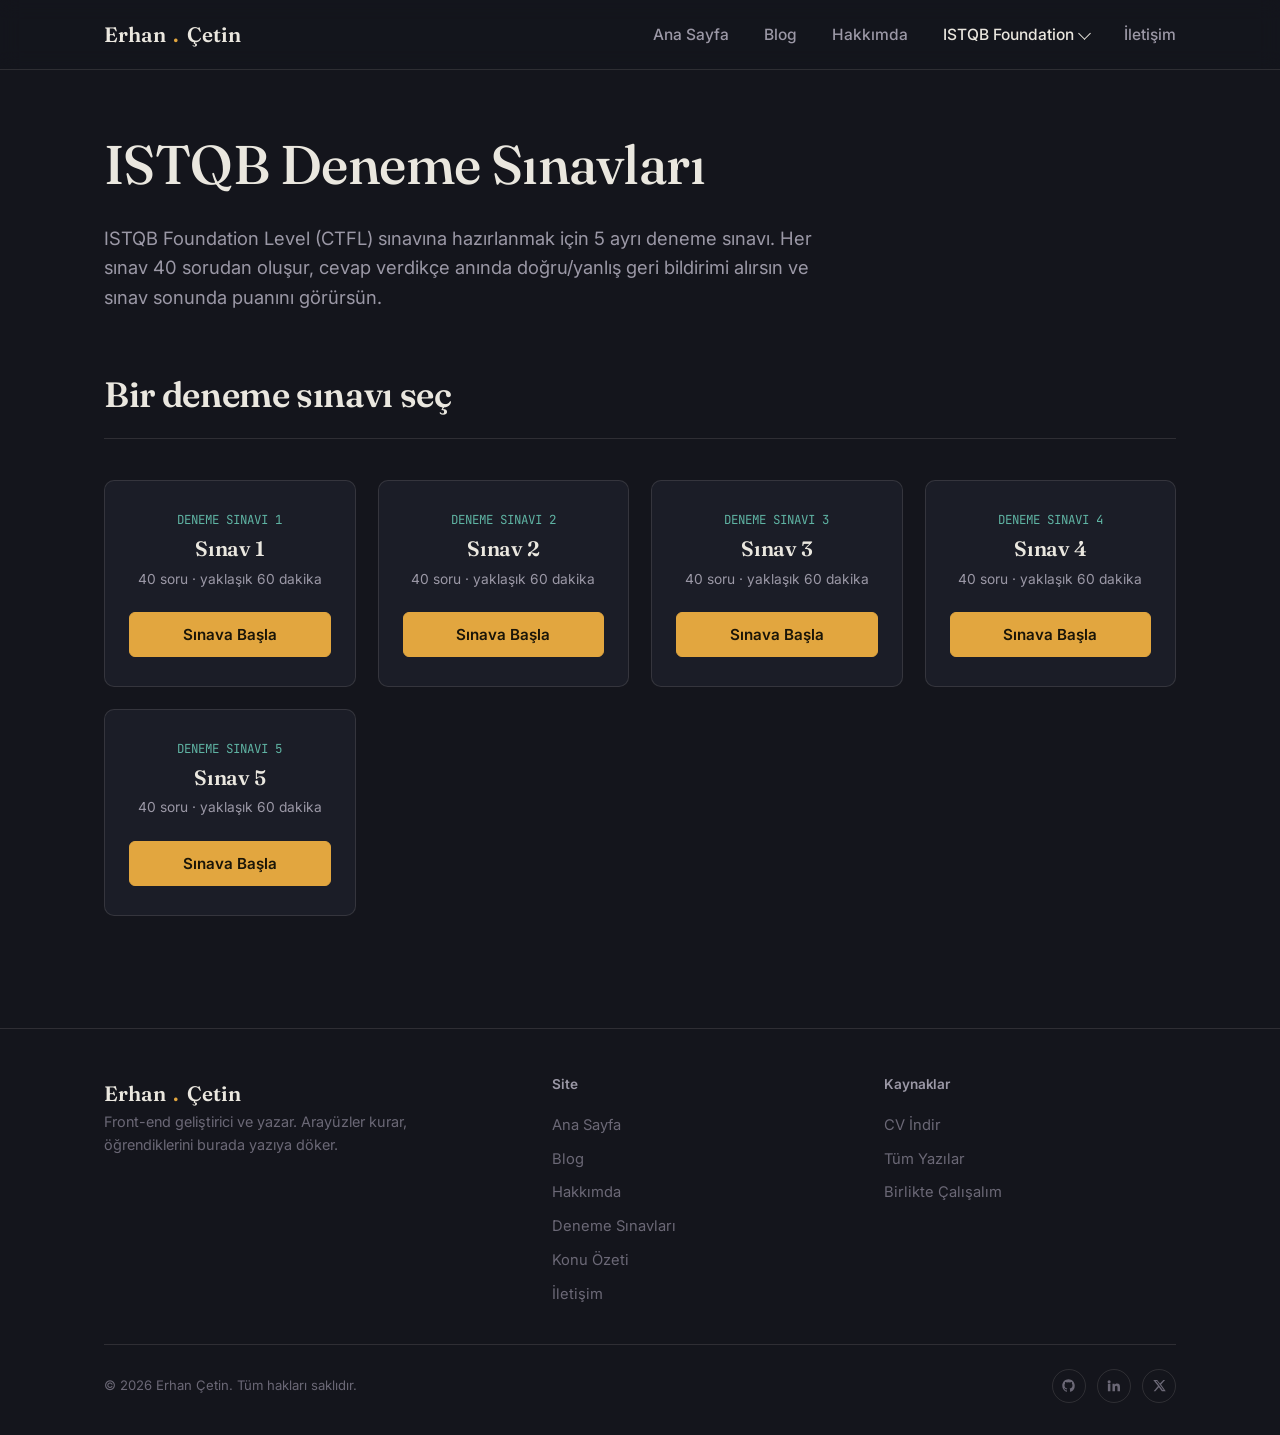
<file: sinavlar.html>
<!DOCTYPE html>
<html lang="tr">
<head>
<meta charset="UTF-8">
<meta name="viewport" content="width=device-width, initial-scale=1.0">
<title>ISTQB Deneme Sınavları — Erhan Çetin</title>
<meta name="description" content="ISTQB Foundation Level için 5 deneme sınavı. Anında geri bildirim, sonuçlar ve doğru/yanlış analiziyle pratik yap.">
<link rel="stylesheet" href="style.css">
<link rel="stylesheet" href="quiz.css">
</head>
<body>

<!-- ===== HEADER ===== -->
<header class="site-header">
  <nav class="nav">
    <a href="index.html" class="brand">Erhan<span class="dot">.</span>Çetin</a>
    <ul class="nav-links">
      <li><a href="index.html">Ana Sayfa</a></li>
      <li><a href="blog.html">Blog</a></li>
      <li><a href="hakkimda.html">Hakkımda</a></li>
      <li class="nav-item-dropdown">
        <button type="button" class="dropdown-trigger active" aria-haspopup="true" aria-expanded="false">ISTQB Foundation <span class="caret"></span></button>
        <div class="nav-dropdown">
          <a href="sinavlar.html" class="active">Deneme Sınavları</a>
          <a href="ozet.html">Konu Özeti</a>
        </div>
      </li>
      <li><a href="iletisim.html">İletişim</a></li>
    </ul>
    <button class="hamburger" aria-label="Menüyü Aç" aria-expanded="false">
      <span></span><span></span><span></span>
    </button>
  </nav>
</header>
<div class="nav-overlay"></div>
<nav class="mobile-panel">
  <a href="index.html">Ana Sayfa</a>
  <a href="blog.html">Blog</a>
  <a href="hakkimda.html">Hakkımda</a>
  <span class="panel-subhead">ISTQB Foundation</span>
  <a href="sinavlar.html" class="panel-sublink active">Deneme Sınavları</a>
  <a href="ozet.html" class="panel-sublink">Konu Özeti</a>
  <a href="iletisim.html">İletişim</a>
</nav>

<!-- ===== SAYFA BAŞLIĞI ===== -->
<section class="page-hero">
  <div class="container">
    <h1>ISTQB Deneme Sınavları</h1>
    <p class="lead">ISTQB Foundation Level (CTFL) sınavına hazırlanmak için 5 ayrı deneme sınavı. Her sınav 40 sorudan oluşur, cevap verdikçe anında doğru/yanlış geri bildirimi alırsın ve sınav sonunda puanını görürsün.</p>
  </div>
</section>

<section class="section" style="padding-top:24px;">
  <div class="container" id="quiz-app">

    <!-- ===== EKRAN 1: SINAV SEÇİMİ ===== -->
    <div id="exam-select-view" class="view active">
      <div class="section-head">
        <h2>Bir deneme sınavı seç</h2>
      </div>
      <div class="exam-select-grid" id="exam-select-grid">
        <!-- Sınav kartları quiz.js tarafından buraya oluşturulur -->
      </div>
    </div>

    <!-- ===== EKRAN 2: SINAV EKRANI ===== -->
    <div id="quiz-view" class="view">
      <div class="quiz-topbar">
        <div class="quiz-title-group">
          <h2 id="quiz-exam-title">Deneme Sınavı</h2>
          <div class="quiz-subtitle" id="quiz-subtitle">40 soru</div>
        </div>
        <div class="quiz-progress-wrap">
          <div class="quiz-progress-track">
            <div class="quiz-progress-fill" id="quiz-progress-fill"></div>
          </div>
          <span class="quiz-progress-label" id="quiz-progress-label">Soru 1 / 40</span>
        </div>
        <button type="button" class="btn btn-finish-exam" id="btn-finish-top">Testi Sonlandır</button>
      </div>

      <div class="quiz-layout">
        <!-- Sol: Soru listesi -->
        <div class="question-list" id="question-list"></div>

        <!-- Sağ: Soru paneli -->
        <div class="question-panel">
          <div class="q-number-tag" id="q-number-tag">Soru 1 / 40</div>
          <h3 id="question-text">Soru metni buraya gelecek</h3>
          <div id="options-container"></div>
          <div class="feedback-box" id="feedback-box"></div>

          <div class="quiz-nav-buttons">
            <button type="button" class="btn" id="btn-prev-q">← Önceki Soru</button>
            <button type="button" class="btn btn-primary" id="btn-next-q">Sonraki Soru →</button>
            <button type="button" class="btn btn-primary" id="btn-finish-q" style="display:none;">Sınavı Bitir</button>
          </div>
        </div>
      </div>
    </div>

    <!-- ===== EKRAN 3: SONUÇ EKRANI ===== -->
    <div id="result-view" class="view">
      <div class="result-screen">
        <p id="result-exam-label" style="color:var(--ink-dim); font-family:var(--mono); font-size:.85rem;">Sonuç</p>
        <div class="result-score" id="result-score">0<span> / 40</span></div>
        <div><span class="result-badge" id="result-badge">%0</span></div>

        <div class="result-stats">
          <div class="result-stat correct">
            <span class="num" id="result-correct-num">0</span>
            <span class="label">Doğru</span>
          </div>
          <div class="result-stat wrong">
            <span class="num" id="result-wrong-num">0</span>
            <span class="label">Yanlış</span>
          </div>
          <div class="result-stat empty">
            <span class="num" id="result-empty-num">0</span>
            <span class="label">Boş</span>
          </div>
        </div>

        <div class="result-actions">
          <button type="button" class="btn btn-primary" id="btn-retry-exam">Bu Sınavı Tekrar Çöz</button>
          <button type="button" class="btn" id="btn-back-to-select">Sınav Seçimine Dön</button>
        </div>

        <span class="review-toggle" id="review-toggle">Tüm cevapları incele ▼</span>
        <div class="review-list" id="review-list"></div>
      </div>
    </div>

  </div>
</section>

<!-- ===== FOOTER ===== -->
<footer class="site-footer">
  <div class="container">
    <div class="footer-grid">
      <div class="footer-brand">
        <div class="brand">Erhan<span class="dot">.</span>Çetin</div>
        <p>Front-end geliştirici ve yazar. Arayüzler kurar, öğrendiklerini burada yazıya döker.</p>
      </div>
      <div class="footer-col">
        <h4>Site</h4>
        <a href="index.html">Ana Sayfa</a>
        <a href="blog.html">Blog</a>
        <a href="hakkimda.html">Hakkımda</a>
        <a href="sinavlar.html">Deneme Sınavları</a>
        <a href="ozet.html">Konu Özeti</a>
        <a href="iletisim.html">İletişim</a>
      </div>
      <div class="footer-col">
        <h4>Kaynaklar</h4>
        <a href="hakkimda.html#cv">CV İndir</a>
        <a href="blog.html">Tüm Yazılar</a>
        <a href="iletisim.html">Birlikte Çalışalım</a>
      </div>
    </div>
    <div class="footer-bottom">
      <span>© 2026 Erhan Çetin. Tüm hakları saklıdır.</span>
      <div class="footer-social">
        <a href="#" aria-label="GitHub"><svg viewBox="0 0 24 24" fill="currentColor"><path d="M12 2C6.48 2 2 6.58 2 12.25c0 4.53 2.87 8.37 6.84 9.73.5.1.68-.22.68-.49 0-.24-.01-.88-.01-1.72-2.78.62-3.37-1.36-3.37-1.36-.46-1.19-1.11-1.51-1.11-1.51-.91-.64.07-.63.07-.63 1 .07 1.53 1.05 1.53 1.05.89 1.56 2.34 1.11 2.91.85.09-.66.35-1.11.63-1.37-2.22-.26-4.56-1.14-4.56-5.07 0-1.12.39-2.04 1.03-2.76-.1-.26-.45-1.31.1-2.73 0 0 .84-.27 2.75 1.05a9.4 9.4 0 0 1 5 0c1.91-1.32 2.75-1.05 2.75-1.05.55 1.42.2 2.47.1 2.73.64.72 1.03 1.64 1.03 2.76 0 3.94-2.34 4.8-4.57 5.06.36.32.68.94.68 1.9 0 1.37-.01 2.47-.01 2.81 0 .27.18.6.69.49A10.26 10.26 0 0 0 22 12.25C22 6.58 17.52 2 12 2Z"/></svg></a>
        <a href="#" aria-label="LinkedIn"><svg viewBox="0 0 24 24" fill="currentColor"><path d="M4.98 3.5a2.5 2.5 0 1 1 0 5 2.5 2.5 0 0 1 0-5ZM3 9h4v12H3V9Zm7 0h3.8v1.7h.05c.53-1 1.83-2.06 3.77-2.06 4.03 0 4.78 2.66 4.78 6.11V21h-4v-5.6c0-1.34-.02-3.06-1.87-3.06-1.87 0-2.16 1.46-2.16 2.96V21h-4V9Z"/></svg></a>
        <a href="#" aria-label="X (Twitter)"><svg viewBox="0 0 24 24" fill="currentColor"><path d="M18.24 3H21l-6.54 7.47L22 21h-6.18l-4.84-6.32L5.4 21H2.63l7-8.01L2 3h6.34l4.38 5.79L18.24 3Zm-1.08 16.2h1.53L7.9 4.72H6.26L17.16 19.2Z"/></svg></a>
      </div>
    </div>
  </div>
</footer>

<script src="script.js"></script>
<script src="quiz-data.js"></script>
<script src="quiz.js"></script>
</body>
</html>
</file>
<file: style.css>
/* =========================================================
   Deniz Aksoy — Blog & Portfolyo
   style.css — Ortak stiller
   ========================================================= */

@import url('https://fonts.googleapis.com/css2?family=Fraunces:opsz,wght@9..144,400;9..144,500;9..144,600;9..144,700&family=Inter:wght@400;500;600;700&family=JetBrains+Mono:wght@400;500&display=swap');

/* ---------- Design tokens ---------- */
:root{
  --bg: #14151c;
  --bg-elev: #1b1d27;
  --bg-elev-2: #21232f;
  --ink: #eae7df;
  --ink-dim: #9b98a6;
  --ink-faint: #6b6876;
  --amber: #e2a63f;
  --amber-soft: #f0c877;
  --teal: #5fb3a3;
  --line: rgba(234,231,223,0.12);
  --line-strong: rgba(234,231,223,0.22);
  --danger: #e26d5c;

  --serif: 'Fraunces', Georgia, serif;
  --sans: 'Inter', -apple-system, BlinkMacSystemFont, 'Segoe UI', sans-serif;
  --mono: 'JetBrains Mono', 'SFMono-Regular', Consolas, monospace;

  --maxw: 1120px;
  --radius: 10px;
  --radius-sm: 6px;
  --ease: cubic-bezier(.4,0,.2,1);
}

*,*::before,*::after{ box-sizing: border-box; }
html{ scroll-behavior: smooth; }

body{
  margin:0;
  background: var(--bg);
  color: var(--ink);
  font-family: var(--sans);
  font-size: 16px;
  line-height: 1.6;
  -webkit-font-smoothing: antialiased;
}

@media (prefers-reduced-motion: reduce){
  html{ scroll-behavior:auto; }
  *,*::before,*::after{ animation-duration: .001ms !important; transition-duration: .001ms !important; }
}

img{ max-width:100%; display:block; }
a{ color: inherit; text-decoration:none; }
ul{ margin:0; padding:0; list-style:none; }
button{ font-family: inherit; }

::selection{ background: var(--amber); color:#14151c; }

:focus-visible{
  outline: 2px solid var(--amber);
  outline-offset: 3px;
  border-radius: 3px;
}

.container{
  max-width: var(--maxw);
  margin: 0 auto;
  padding: 0 24px;
}

h1,h2,h3,h4{
  font-family: var(--serif);
  font-weight: 600;
  line-height: 1.15;
  margin: 0 0 .5em;
  letter-spacing: -0.01em;
}
h1{ font-size: clamp(2.2rem, 4.5vw, 3.4rem); font-weight: 500; }
h2{ font-size: clamp(1.6rem, 3vw, 2.2rem); }
h3{ font-size: 1.3rem; }
p{ margin: 0 0 1em; color: var(--ink); }
.lead{ font-size: 1.15rem; color: var(--ink-dim); max-width: 62ch; }

.eyebrow-none{ display:none; } /* intentionally unused placeholder to avoid eyebrow-label habit */

/* ---------- Buttons ---------- */
.btn{
  display: inline-flex;
  align-items: center;
  gap: .5em;
  padding: .8em 1.5em;
  border-radius: var(--radius-sm);
  border: 1px solid var(--line-strong);
  background: transparent;
  color: var(--ink);
  font-weight: 600;
  font-size: .95rem;
  cursor: pointer;
  transition: background .25s var(--ease), border-color .25s var(--ease), color .25s var(--ease), transform .15s var(--ease);
}
.btn:hover{ border-color: var(--amber); color: var(--amber-soft); transform: translateY(-1px); }
.btn-primary{
  background: var(--amber);
  border-color: var(--amber);
  color: #1a1508;
}
.btn-primary:hover{
  background: var(--amber-soft);
  border-color: var(--amber-soft);
  color: #1a1508;
}
.btn-block{ width:100%; justify-content:center; }

/* ---------- Header / Nav ---------- */
.site-header{
  position: sticky;
  top: 0;
  z-index: 100;
  background: rgba(20,21,28,0.86);
  backdrop-filter: blur(10px);
  border-bottom: 1px solid var(--line);
}
.nav{
  display:flex;
  align-items:center;
  justify-content: space-between;
  padding: 18px 24px;
  max-width: var(--maxw);
  margin: 0 auto;
}
.brand{
  font-family: var(--serif);
  font-size: 1.3rem;
  font-weight: 600;
  color: var(--ink);
  display:flex;
  align-items:baseline;
  gap:.35em;
}
.brand .dot{ color: var(--amber); }

.nav-links{
  display:flex;
  gap: 2.2rem;
  align-items:center;
}
.nav-links a{
  color: var(--ink-dim);
  font-size: .97rem;
  font-weight: 500;
  position: relative;
  padding: .3em 0;
  transition: color .2s var(--ease);
}
.nav-links a:hover{ color: var(--ink); }
.nav-links a::after{
  content:'';
  position:absolute;
  left:0; bottom:-2px;
  width:0; height:2px;
  background: var(--amber);
  transition: width .25s var(--ease);
}
.nav-links a:hover::after{ width:100%; }
.nav-links a.active{ color: var(--ink); }
.nav-links a.active::after{ width:100%; }

/* ---------- Nav Dropdown (ISTQB Foundation) ---------- */
.nav-item-dropdown{ position: relative; }
.dropdown-trigger{
  display:flex;
  align-items:center;
  gap:.35em;
  background:none;
  border:none;
  cursor:pointer;
  color: var(--ink-dim);
  font-family: inherit;
  font-size: .97rem;
  font-weight: 500;
  padding: .3em 0;
  transition: color .2s var(--ease);
}
.dropdown-trigger:hover{ color: var(--ink); }
.dropdown-trigger.active{ color: var(--ink); }
.dropdown-trigger .caret{
  width: 9px; height:9px;
  border-right: 1.5px solid currentColor;
  border-bottom: 1.5px solid currentColor;
  transform: rotate(45deg);
  margin-top: -3px;
  transition: transform .2s var(--ease);
}
.nav-dropdown{
  position:absolute;
  top: calc(100% + 14px);
  left: 50%;
  transform: translateX(-50%) translateY(-6px);
  background: var(--bg-elev);
  border: 1px solid var(--line);
  border-radius: var(--radius-sm);
  padding: .4rem;
  min-width: 200px;
  opacity:0;
  pointer-events:none;
  transition: opacity .2s var(--ease), transform .2s var(--ease);
  box-shadow: 0 16px 40px rgba(0,0,0,0.4);
  z-index: 120;
}
.nav-item-dropdown:hover .nav-dropdown,
.nav-item-dropdown:focus-within .nav-dropdown,
.nav-item-dropdown.is-open .nav-dropdown{
  opacity:1;
  pointer-events:all;
  transform: translateX(-50%) translateY(0);
}
.nav-item-dropdown:hover .caret,
.nav-item-dropdown.is-open .caret{ transform: rotate(225deg); margin-top:3px; }
.nav-dropdown a{
  display:block;
  padding: .65em .9em;
  border-radius: 6px;
  color: var(--ink-dim);
  font-size: .92rem;
  font-weight:500;
  white-space:nowrap;
}
.nav-dropdown a:hover{ background: var(--bg-elev-2); color: var(--ink); }
.nav-dropdown a.active{ color: var(--amber-soft); }

/* Mobil panelde ISTQB Foundation alt başlığı */
.mobile-panel .panel-subhead{
  font-family: var(--mono);
  font-size: .72rem;
  letter-spacing: .04em;
  color: var(--ink-faint);
  text-transform: uppercase;
  margin-top: .4rem;
}
.mobile-panel .panel-sublink{
  font-size: 1.15rem;
  padding-left: .6rem;
}

.hamburger{
  display:none;
  flex-direction:column;
  gap:5px;
  background:none;
  border:none;
  cursor:pointer;
  padding: 8px;
  z-index: 210;
}
.hamburger span{
  width: 24px;
  height: 2px;
  background: var(--ink);
  transition: transform .3s var(--ease), opacity .3s var(--ease);
}
.hamburger.is-open span:nth-child(1){ transform: translateY(7px) rotate(45deg); }
.hamburger.is-open span:nth-child(2){ opacity:0; }
.hamburger.is-open span:nth-child(3){ transform: translateY(-7px) rotate(-45deg); }

.mobile-panel{
  position: fixed;
  top:0; right:0;
  height: 100vh;
  width: min(78vw, 320px);
  background: var(--bg-elev);
  border-left: 1px solid var(--line);
  transform: translateX(100%);
  transition: transform .35s var(--ease);
  z-index: 200;
  padding: 90px 32px 32px;
  display:flex;
  flex-direction: column;
  gap: 1.6rem;
}
.mobile-panel.is-open{ transform: translateX(0); }
.mobile-panel a{
  font-family: var(--serif);
  font-size: 1.4rem;
  color: var(--ink-dim);
}
.mobile-panel a.active{ color: var(--amber-soft); }
.nav-overlay{
  position: fixed; inset:0;
  background: rgba(10,10,14,0.5);
  z-index: 190;
  opacity:0;
  pointer-events:none;
  transition: opacity .3s var(--ease);
}
.nav-overlay.is-open{ opacity:1; pointer-events:all; }

/* ---------- Hero ---------- */
.hero{
  padding: 80px 0 60px;
  border-bottom: 1px solid var(--line);
}
.hero-grid{
  display:grid;
  grid-template-columns: 1.3fr .9fr;
  gap: 56px;
  align-items:center;
}
.hero-kicker{
  color: var(--teal);
  font-family: var(--mono);
  font-size: .85rem;
  margin-bottom: 1.1em;
}
.hero h1{ max-width: 14ch; }
.hero-actions{ display:flex; gap:1rem; margin-top: 2rem; flex-wrap:wrap; }
.hero-portrait{
  border-radius: var(--radius);
  overflow:hidden;
  border: 1px solid var(--line-strong);
  aspect-ratio: 4/5;
}
.hero-portrait img{ width:100%; height:100%; object-fit:cover; }

/* ---------- Sections ---------- */
.section{ padding: 72px 0; }
.section-head{
  display:flex;
  justify-content: space-between;
  align-items:flex-end;
  gap: 2rem;
  margin-bottom: 2.6rem;
  border-bottom: 1px solid var(--line);
  padding-bottom: 1.4rem;
}
.section-head h2{ margin:0; }
.section-head .see-all{
  color: var(--amber-soft);
  font-weight:600;
  font-size:.95rem;
  white-space:nowrap;
}
.section-head .see-all:hover{ text-decoration: underline; }
.section-alt{ background: var(--bg-elev); }

/* ---------- Post cards / grid ---------- */
.post-grid{
  display:grid;
  grid-template-columns: repeat(3, 1fr);
  gap: 28px;
}
.post-grid.featured-grid{
  grid-template-columns: repeat(3, 1fr);
  grid-auto-rows: 1fr;
}
.post-grid.featured-grid .post-card:first-child{
  grid-column: span 2;
  grid-row: span 2;
}
.post-grid.featured-grid .post-card:first-child .post-thumb{ aspect-ratio: 16/10; }

.post-card{
  display:flex;
  flex-direction: column;
  border: 1px solid var(--line);
  border-radius: var(--radius);
  overflow:hidden;
  background: var(--bg-elev);
  transition: border-color .25s var(--ease), transform .25s var(--ease);
}
.post-card:hover{ border-color: var(--line-strong); transform: translateY(-3px); }
.post-thumb{ aspect-ratio: 16/10; overflow:hidden; background: var(--bg-elev-2); }
.post-thumb img{ width:100%; height:100%; object-fit:cover; transition: transform .5s var(--ease); }
.post-card:hover .post-thumb img{ transform: scale(1.05); }
.post-body{ padding: 20px 22px 24px; display:flex; flex-direction:column; gap:.6rem; flex:1; }
.post-meta{
  font-family: var(--mono);
  font-size: .78rem;
  color: var(--ink-faint);
  display:flex;
  gap: .9em;
  align-items:center;
}
.post-tag{
  color: var(--teal);
  font-family: var(--sans);
  font-weight:600;
  font-size:.78rem;
}
.post-card h3{ margin: .1em 0 .2em; font-size: 1.15rem; }
.post-card p{ color: var(--ink-dim); font-size: .92rem; margin:0; }
.post-card .read-more{
  margin-top: auto;
  padding-top: .8rem;
  color: var(--amber-soft);
  font-weight:600;
  font-size: .9rem;
}

/* ---------- Blog page: filter/search bar ---------- */
.blog-toolbar{
  display:flex;
  gap: 16px;
  flex-wrap: wrap;
  align-items:center;
  justify-content: space-between;
  margin-bottom: 2.4rem;
  padding-bottom: 1.6rem;
  border-bottom: 1px solid var(--line);
}
.search-box{
  position:relative;
  flex: 1 1 260px;
  max-width: 380px;
}
.search-box input{
  width:100%;
  padding: .75em 1em .75em 2.4em;
  background: var(--bg-elev);
  border: 1px solid var(--line-strong);
  border-radius: var(--radius-sm);
  color: var(--ink);
  font-size: .95rem;
}
.search-box input::placeholder{ color: var(--ink-faint); }
.search-box svg{
  position:absolute; left: .8em; top:50%; transform: translateY(-50%);
  width:16px; height:16px; stroke: var(--ink-faint);
}
.filter-tags{ display:flex; gap: .6rem; flex-wrap:wrap; }
.filter-tags button{
  background: transparent;
  border: 1px solid var(--line-strong);
  color: var(--ink-dim);
  padding: .5em 1.1em;
  border-radius: 999px;
  font-size: .85rem;
  font-weight:600;
  cursor:pointer;
  transition: all .2s var(--ease);
}
.filter-tags button:hover{ border-color: var(--amber); color: var(--ink); }
.filter-tags button.active{
  background: var(--amber);
  border-color: var(--amber);
  color: #1a1508;
}
.no-results{
  display:none;
  padding: 3rem 0;
  text-align:center;
  color: var(--ink-faint);
  font-family: var(--serif);
  font-size: 1.2rem;
}
.no-results.show{ display:block; }

/* ---------- Article (yazi-detay) ---------- */
.article-hero{ padding: 56px 0 0; }
.article-meta-top{
  font-family: var(--mono);
  font-size: .82rem;
  color: var(--ink-faint);
  display:flex;
  gap:1em;
  align-items:center;
  margin-bottom: 1.2rem;
}
.article-cover{
  border-radius: var(--radius);
  overflow:hidden;
  margin: 2rem 0;
  border: 1px solid var(--line);
  cursor: zoom-in;
  position: relative;
}
.article-cover img{ width:100%; aspect-ratio: 21/9; object-fit:cover; }
.article-body{
  max-width: 70ch;
  margin: 0 auto;
  padding-bottom: 40px;
}
.article-body h2{ margin-top: 1.6em; }
.article-body p{ color: var(--ink); font-size: 1.05rem; }
.article-body blockquote{
  margin: 2em 0;
  padding: 0.2em 0 0.2em 1.4em;
  border-left: 3px solid var(--amber);
  font-family: var(--serif);
  font-size: 1.25rem;
  color: var(--ink-dim);
}
.article-body code{
  font-family: var(--mono);
  background: var(--bg-elev-2);
  padding: .15em .4em;
  border-radius: 4px;
  font-size: .9em;
  color: var(--amber-soft);
}
.article-body pre{
  background: var(--bg-elev);
  border: 1px solid var(--line);
  border-radius: var(--radius-sm);
  padding: 1.2em;
  overflow-x:auto;
  margin: 1.6em 0;
}
.article-body pre code{ background:none; padding:0; color: var(--ink); }
.article-gallery{
  display:grid;
  grid-template-columns: repeat(3, 1fr);
  gap: 12px;
  margin: 1.6em 0;
}
.article-gallery img{
  aspect-ratio: 1/1;
  object-fit:cover;
  border-radius: var(--radius-sm);
  cursor: zoom-in;
  border: 1px solid var(--line);
  transition: transform .25s var(--ease), border-color .25s var(--ease);
}
.article-gallery img:hover{ transform: scale(1.03); border-color: var(--line-strong); }

.share-row{
  display:flex;
  align-items:center;
  gap: 1rem;
  padding: 1.8rem 0;
  margin-top: 2rem;
  border-top: 1px solid var(--line);
  border-bottom: 1px solid var(--line);
}
.share-row span{ font-size:.9rem; color: var(--ink-faint); font-weight:600; }
.share-btn{
  width: 38px; height: 38px;
  display:flex; align-items:center; justify-content:center;
  border: 1px solid var(--line-strong);
  border-radius: 50%;
  color: var(--ink-dim);
  transition: all .2s var(--ease);
  cursor:pointer;
  background:none;
}
.share-btn:hover{ border-color: var(--amber); color: var(--amber-soft); }
.share-btn svg{ width:17px; height:17px; }
.copy-toast{
  position: fixed;
  bottom: 28px; left:50%;
  transform: translateX(-50%) translateY(20px);
  background: var(--amber);
  color:#1a1508;
  padding: .8em 1.4em;
  border-radius: var(--radius-sm);
  font-weight:600;
  font-size:.9rem;
  opacity:0;
  pointer-events:none;
  transition: all .3s var(--ease);
  z-index: 500;
}
.copy-toast.show{ opacity:1; transform: translateX(-50%) translateY(0); }

.author-box{
  display:flex;
  gap: 1.2rem;
  align-items:center;
  background: var(--bg-elev);
  border: 1px solid var(--line);
  border-radius: var(--radius);
  padding: 1.6rem;
  margin: 2.4rem 0;
}
.author-box img{ width:64px; height:64px; border-radius:50%; object-fit:cover; flex-shrink:0; }
.author-box h4{ margin:0 0 .2em; }
.author-box p{ margin:0; font-size:.9rem; color: var(--ink-dim); }

/* ---------- Lightbox modal ---------- */
.lightbox{
  position: fixed; inset:0;
  background: rgba(10,10,14,0.92);
  display:flex;
  align-items:center;
  justify-content:center;
  z-index: 1000;
  opacity:0;
  pointer-events:none;
  transition: opacity .3s var(--ease);
  padding: 5vh 5vw;
}
.lightbox.is-open{ opacity:1; pointer-events:all; }
.lightbox img{
  max-width: 100%;
  max-height: 88vh;
  border-radius: 6px;
  box-shadow: 0 30px 80px rgba(0,0,0,0.5);
  transform: scale(.96);
  transition: transform .3s var(--ease);
}
.lightbox.is-open img{ transform: scale(1); }
.lightbox-close{
  position: absolute;
  top: 28px; right: 32px;
  width: 44px; height: 44px;
  border-radius: 50%;
  border: 1px solid var(--line-strong);
  background: rgba(255,255,255,0.04);
  color: var(--ink);
  font-size: 1.4rem;
  line-height:1;
  cursor:pointer;
  display:flex; align-items:center; justify-content:center;
  transition: all .2s var(--ease);
}
.lightbox-close:hover{ border-color: var(--amber); color: var(--amber-soft); }
.lightbox-caption{
  position:absolute;
  bottom: 30px; left:50%;
  transform: translateX(-50%);
  color: var(--ink-dim);
  font-size:.9rem;
  font-family: var(--mono);
}

/* ---------- Hakkımda ---------- */
.about-hero{
  display:grid;
  grid-template-columns: .8fr 1.2fr;
  gap: 56px;
  align-items:center;
  padding: 64px 0;
  border-bottom: 1px solid var(--line);
}
.about-portrait{
  border-radius: var(--radius);
  overflow:hidden;
  border: 1px solid var(--line-strong);
  aspect-ratio: 3/4;
}
.about-portrait img{ width:100%; height:100%; object-fit:cover; }

.skills-grid{
  display:grid;
  grid-template-columns: repeat(4, 1fr);
  gap: 20px;
}
.skill-item{
  border: 1px solid var(--line);
  border-radius: var(--radius-sm);
  padding: 1.3rem 1.2rem;
  background: var(--bg-elev);
}
.skill-item .skill-top{
  display:flex; justify-content:space-between; align-items:baseline;
  margin-bottom: .6rem;
}
.skill-item h4{ margin:0; font-family: var(--sans); font-size:.98rem; font-weight:700; }
.skill-item .skill-pct{ font-family: var(--mono); font-size:.78rem; color: var(--amber-soft); }
.skill-bar{ height:5px; background: var(--bg-elev-2); border-radius:3px; overflow:hidden; }
.skill-bar span{
  display:block; height:100%;
  background: linear-gradient(90deg, var(--teal), var(--amber));
  border-radius:3px;
  width:0;
  transition: width 1.1s var(--ease);
}

.timeline{
  position:relative;
  padding-left: 32px;
  margin-top: 1rem;
}
.timeline::before{
  content:'';
  position:absolute;
  left: 5px; top: 6px; bottom: 6px;
  width: 1px;
  background: var(--line-strong);
}
.timeline-item{
  position:relative;
  padding-bottom: 2.4rem;
}
.timeline-item:last-child{ padding-bottom:0; }
.timeline-item::before{
  content:'';
  position:absolute;
  left: -32px; top: 5px;
  width: 11px; height:11px;
  border-radius:50%;
  background: var(--bg);
  border: 2px solid var(--amber);
}
.timeline-date{
  font-family: var(--mono);
  font-size: .82rem;
  color: var(--ink-faint);
  margin-bottom:.3rem;
}
.timeline-item h4{ margin: 0 0 .3rem; font-size: 1.1rem; }
.timeline-item .org{ color: var(--teal); font-weight:600; font-size:.92rem; }
.timeline-item p{ color: var(--ink-dim); font-size:.94rem; margin-top:.5rem; max-width: 60ch; }

.cv-box{
  display:flex;
  align-items:center;
  justify-content: space-between;
  gap: 1.5rem;
  flex-wrap:wrap;
  background: var(--bg-elev);
  border: 1px solid var(--line);
  border-radius: var(--radius);
  padding: 2rem 2.2rem;
}
.cv-box p{ margin:0; color: var(--ink-dim); }

/* ---------- Projects ---------- */
.project-grid{
  display:grid;
  grid-template-columns: repeat(2, 1fr);
  gap: 28px;
}
.project-card{
  border: 1px solid var(--line);
  border-radius: var(--radius);
  overflow:hidden;
  background: var(--bg-elev);
  transition: border-color .25s var(--ease), transform .25s var(--ease);
}
.project-card:hover{ transform: translateY(-3px); border-color: var(--line-strong); }
.project-thumb{ aspect-ratio: 16/9; overflow:hidden; cursor: zoom-in; }
.project-thumb img{ width:100%; height:100%; object-fit:cover; transition: transform .5s var(--ease); }
.project-card:hover .project-thumb img{ transform: scale(1.04); }
.project-body{ padding: 20px 22px 24px; }
.project-stack{
  display:flex; gap:.5em; flex-wrap:wrap; margin: .6em 0 .9em;
}
.project-stack span{
  font-family: var(--mono);
  font-size: .72rem;
  color: var(--teal);
  border: 1px solid var(--line);
  padding: .25em .6em;
  border-radius: 4px;
}
.project-links{ display:flex; gap:1.2rem; margin-top:.6rem; }
.project-links a{ font-weight:600; font-size:.88rem; color: var(--amber-soft); }
.project-links a:hover{ text-decoration: underline; }

/* ---------- İletişim ---------- */
.contact-grid{
  display:grid;
  grid-template-columns: 1fr 1fr;
  gap: 56px;
  align-items:start;
}
.form-group{ margin-bottom: 1.4rem; }
.form-group label{
  display:block;
  font-size: .88rem;
  font-weight:600;
  color: var(--ink-dim);
  margin-bottom: .5em;
}
.form-group input,
.form-group textarea{
  width:100%;
  padding: .85em 1em;
  background: var(--bg-elev);
  border: 1px solid var(--line-strong);
  border-radius: var(--radius-sm);
  color: var(--ink);
  font-family: var(--sans);
  font-size: .96rem;
  transition: border-color .2s var(--ease);
}
.form-group input:focus,
.form-group textarea:focus{ border-color: var(--amber); }
.form-group textarea{ resize: vertical; min-height: 140px; }
.form-error{
  font-size: .8rem;
  color: var(--danger);
  margin-top: .35em;
  display:none;
}
.form-group.has-error input,
.form-group.has-error textarea{ border-color: var(--danger); }
.form-group.has-error .form-error{ display:block; }
.form-status{
  margin-top: 1rem;
  padding: 1em 1.2em;
  border-radius: var(--radius-sm);
  background: rgba(95,179,163,0.12);
  border: 1px solid var(--teal);
  color: var(--teal);
  font-size: .92rem;
  display:none;
}
.form-status.show{ display:block; }

.contact-info-item{
  display:flex;
  gap: 1rem;
  align-items:flex-start;
  padding: 1.4rem 0;
  border-bottom: 1px solid var(--line);
}
.contact-info-item:first-child{ padding-top:0; }
.contact-info-item .icon{
  width:40px; height:40px;
  border-radius:50%;
  border:1px solid var(--line-strong);
  display:flex; align-items:center; justify-content:center;
  flex-shrink:0;
  color: var(--amber-soft);
}
.contact-info-item h4{ margin:0 0 .2em; font-size:1rem; }
.contact-info-item p{ margin:0; color: var(--ink-dim); font-size:.92rem; }

.social-row{ display:flex; gap: .8rem; margin-top: 1.6rem; }
.social-row a{
  width: 42px; height: 42px;
  border-radius:50%;
  border: 1px solid var(--line-strong);
  display:flex; align-items:center; justify-content:center;
  color: var(--ink-dim);
  transition: all .2s var(--ease);
}
.social-row a:hover{ border-color: var(--amber); color: var(--amber-soft); transform: translateY(-2px); }
.social-row svg{ width:18px; height:18px; }

/* ---------- Footer ---------- */
.site-footer{
  border-top: 1px solid var(--line);
  padding: 48px 0 32px;
  margin-top: 40px;
}
.footer-grid{
  display:grid;
  grid-template-columns: 1.4fr 1fr 1fr;
  gap: 40px;
  padding-bottom: 32px;
}
.footer-brand p{ color: var(--ink-faint); font-size: .9rem; max-width: 36ch; }
.footer-col h4{
  font-family: var(--sans);
  font-size: .85rem;
  color: var(--ink-dim);
  margin-bottom: 1rem;
}
.footer-col a{
  display:block;
  color: var(--ink-faint);
  font-size: .92rem;
  padding: .35em 0;
  transition: color .2s var(--ease);
}
.footer-col a:hover{ color: var(--amber-soft); }
.footer-bottom{
  display:flex;
  justify-content: space-between;
  align-items:center;
  padding-top: 24px;
  border-top: 1px solid var(--line);
  color: var(--ink-faint);
  font-size: .82rem;
  flex-wrap:wrap;
  gap: 1rem;
}
.footer-social{ display:flex; gap: .7rem; }
.footer-social a{
  width: 34px; height:34px;
  border-radius:50%;
  border: 1px solid var(--line);
  display:flex; align-items:center; justify-content:center;
  color: var(--ink-faint);
}
.footer-social a:hover{ border-color: var(--amber); color: var(--amber-soft); }
.footer-social svg{ width:15px; height:15px; }

/* ---------- Utility ---------- */
.page-hero{ padding: 64px 0 20px; }
.page-hero p{ color: var(--ink-dim); }

/* ---------- ISTQB Konu Özeti sayfası ---------- */
.ozet-intro{
  background: var(--bg-elev);
  border: 1px solid var(--line);
  border-radius: var(--radius);
  padding: 1.6rem 1.8rem;
  margin-bottom: 2.4rem;
}
.ozet-intro p{ margin:0; color: var(--ink-dim); font-size:.95rem; }
.ozet-toc{
  display:grid;
  grid-template-columns: repeat(2, 1fr);
  gap: .6rem 1.6rem;
  margin: 1.4rem 0 2.8rem;
  padding: 1.4rem 1.6rem;
  border: 1px solid var(--line);
  border-radius: var(--radius);
  background: var(--bg-elev);
}
.ozet-toc a{
  color: var(--teal);
  font-weight:600;
  font-size: .92rem;
}
.ozet-toc a:hover{ text-decoration: underline; }
.ozet-chapter{
  color: var(--amber-soft);
  border-bottom: 1px solid var(--line);
  padding-bottom: .5rem;
  margin-top: 3.4rem;
  scroll-margin-top: 100px;
}
.ozet-chapter:first-of-type{ margin-top: 0; }
.ozet-sub{
  color: var(--danger);
  font-size: 1.1rem;
  margin-top: 2rem;
  margin-bottom: .5rem;
}
.back-to-toc{
  display:inline-block;
  margin-top: 3.2rem;
  color: var(--amber-soft);
  font-weight:600;
  font-size: .9rem;
}
.back-to-toc:hover{ text-decoration: underline; }

@media (max-width: 600px){
  .ozet-toc{ grid-template-columns: 1fr; }
}
@media (max-width: 980px){
  .hero-grid{ grid-template-columns: 1fr; }
  .hero-portrait{ order:-1; max-width: 340px; }
  .about-hero{ grid-template-columns: 1fr; }
  .about-portrait{ max-width: 300px; }
  .post-grid{ grid-template-columns: repeat(2,1fr); }
  .post-grid.featured-grid .post-card:first-child{ grid-column: span 2; grid-row: span 1; }
  .project-grid{ grid-template-columns: 1fr; }
  .skills-grid{ grid-template-columns: repeat(2,1fr); }
  .contact-grid{ grid-template-columns: 1fr; }
  .footer-grid{ grid-template-columns: 1fr 1fr; }
}

@media (max-width: 760px){
  .nav-links{ display:none; }
  .hamburger{ display:flex; }
  .post-grid{ grid-template-columns: 1fr; }
  .post-grid.featured-grid .post-card:first-child{ grid-column: span 1; }
  .article-gallery{ grid-template-columns: repeat(2,1fr); }
  .skills-grid{ grid-template-columns: 1fr 1fr; }
  .footer-grid{ grid-template-columns: 1fr; gap: 28px; }
  .footer-bottom{ flex-direction:column; align-items:flex-start; }
  .cv-box{ flex-direction:column; align-items:flex-start; }
  .section{ padding: 52px 0; }
  .hero{ padding: 56px 0 40px; }
}

@media (max-width: 480px){
  .container{ padding: 0 18px; }
  .skills-grid{ grid-template-columns: 1fr; }
  h1{ max-width: none !important; }
}
</file>
<file: quiz.css>
/* =========================================================
   ISTQB Foundation Level — Deneme Sınavı Arayüzü
   quiz.css — Sadece sinavlar.html sayfasında kullanılır
   style.css'teki tasarım tokenlarını (renk, font, radius) kullanır
   ========================================================= */

/* ---------- Genel görünüm yardımcıları ---------- */
.view{ display:none; }
.view.active{ display:block; }

/* ---------- Sınav Seçim Ekranı ---------- */
.exam-select-grid{
  display:grid;
  grid-template-columns: repeat(auto-fit, minmax(210px, 1fr));
  gap: 22px;
  margin-top: 8px;
}
.exam-card{
  border: 1px solid var(--line);
  border-radius: var(--radius);
  background: var(--bg-elev);
  padding: 1.8rem 1.5rem;
  text-align:center;
  transition: border-color .25s var(--ease), transform .25s var(--ease);
}
.exam-card:hover{ border-color: var(--amber); transform: translateY(-3px); }
.exam-card .exam-num{
  font-family: var(--mono);
  font-size: .78rem;
  color: var(--teal);
  margin-bottom: .6em;
}
.exam-card h3{ margin-bottom: .3em; }
.exam-card .exam-meta{
  color: var(--ink-dim);
  font-size: .86rem;
  margin-bottom: 1.4rem;
}
.exam-card .exam-progress-note{
  font-size: .78rem;
  color: var(--ink-faint);
  margin-top: .8rem;
  font-family: var(--mono);
}

/* ---------- Sınav Ekranı: Üst Bar ---------- */
.quiz-topbar{
  display:flex;
  align-items:center;
  gap: 1.2rem;
  flex-wrap: wrap;
  margin-bottom: 1.8rem;
  padding-bottom: 1.2rem;
  border-bottom: 1px solid var(--line);
}
.quiz-topbar .quiz-title-group{ flex-shrink:0; }
.quiz-topbar h2{ margin:0; font-size: 1.3rem; }
.quiz-topbar .quiz-subtitle{ color: var(--ink-faint); font-size: .8rem; font-family: var(--mono); margin-top:.2em; }
.quiz-progress-wrap{
  flex: 1 1 240px;
  display:flex;
  align-items:center;
  gap: .8rem;
}
.quiz-progress-track{
  flex:1;
  height: 8px;
  background: var(--bg-elev-2);
  border-radius: 4px;
  overflow:hidden;
}
.quiz-progress-fill{
  height:100%;
  width:0%;
  background: linear-gradient(90deg, var(--teal), var(--amber));
  border-radius:4px;
  transition: width .3s var(--ease);
}
.quiz-progress-label{
  font-family: var(--mono);
  font-size: .82rem;
  color: var(--ink-dim);
  white-space:nowrap;
}
.btn-finish-exam{
  background: transparent;
  border: 1px solid var(--danger);
  color: var(--danger);
}
.btn-finish-exam:hover{ background: rgba(226,109,92,.12); color: var(--danger); border-color: var(--danger); transform:none; }

/* ---------- Sınav Ekranı: Layout ---------- */
.quiz-layout{
  display:grid;
  grid-template-columns: 260px 1fr;
  gap: 26px;
  align-items:start;
}

/* Soru listesi (sol) */
.question-list{
  border: 1px solid var(--line);
  border-radius: var(--radius);
  background: var(--bg-elev);
  max-height: 620px;
  overflow-y:auto;
}
.question-list button{
  display:flex;
  align-items:center;
  justify-content:space-between;
  gap: .6em;
  width:100%;
  text-align:left;
  padding: .8em 1.1em;
  border:none;
  border-bottom: 1px solid var(--line);
  background: transparent;
  color: var(--ink-dim);
  font-size: .87rem;
  cursor:pointer;
  transition: background .15s var(--ease), color .15s var(--ease);
}
.question-list button:last-child{ border-bottom:none; }
.question-list button:hover{ background: var(--bg-elev-2); color: var(--ink); }
.question-list button.current{
  background: var(--bg-elev-2);
  color: var(--ink);
  font-weight:600;
  box-shadow: inset 3px 0 0 var(--amber);
}
.q-badge{
  font-family: var(--mono);
  font-size: .74rem;
  font-weight:700;
  min-width: 26px;
  text-align:center;
  padding: .2em .5em;
  border-radius: 4px;
  border: 1px solid var(--line-strong);
  color: var(--ink-dim);
  flex-shrink:0;
}
.q-status{
  font-size: .78rem;
  color: var(--ink-faint);
}
.question-list button.answered-correct .q-badge{ color: var(--teal); border-color: var(--teal); }
.question-list button.answered-correct .q-status{ color: var(--teal); }
.question-list button.answered-wrong .q-badge{ color: var(--danger); border-color: var(--danger); }
.question-list button.answered-wrong .q-status{ color: var(--danger); }

/* Soru paneli (sağ) */
.question-panel{
  border: 1px solid var(--line);
  border-radius: var(--radius);
  background: var(--bg-elev);
  padding: 2rem 2.2rem;
}
.question-panel .q-number-tag{
  font-family: var(--mono);
  font-size: .78rem;
  color: var(--teal);
  margin-bottom: .8em;
}
.question-panel h3{
  font-size: 1.2rem;
  margin-bottom: 1.6rem;
  line-height: 1.4;
}
.option-btn{
  display:flex;
  align-items:flex-start;
  gap: .9em;
  width:100%;
  text-align:left;
  padding: 1em 1.2em;
  border: 1px solid var(--line-strong);
  border-radius: var(--radius-sm);
  background: transparent;
  color: var(--ink);
  margin-bottom: .8em;
  cursor:pointer;
  font-size: .96rem;
  font-family: var(--sans);
  line-height:1.5;
  transition: border-color .2s var(--ease), background .2s var(--ease), transform .1s var(--ease);
}
.option-btn:hover:not([disabled]){ border-color: var(--amber); transform: translateX(2px); }
.option-btn .opt-letter{
  font-family: var(--mono);
  font-weight:700;
  color: var(--amber-soft);
  flex-shrink:0;
}
.option-btn.selected{ border-color: var(--amber); }
.option-btn.correct{
  border-color: var(--teal);
  background: rgba(95,179,163,0.12);
  color: var(--teal);
}
.option-btn.correct .opt-letter{ color: var(--teal); }
.option-btn.wrong{
  border-color: var(--danger);
  background: rgba(226,109,92,0.12);
  color: var(--danger);
}
.option-btn.wrong .opt-letter{ color: var(--danger); }
.option-btn[disabled]{ cursor: default; }

.feedback-box{
  display:none;
  margin-top: 1.2rem;
  padding: 1em 1.3em;
  border-radius: var(--radius-sm);
  font-size: .92rem;
  font-weight:600;
}
.feedback-box.show{ display:block; }
.feedback-box.is-correct{ background: rgba(95,179,163,0.12); border: 1px solid var(--teal); color: var(--teal); }
.feedback-box.is-wrong{ background: rgba(226,109,92,0.12); border: 1px solid var(--danger); color: var(--danger); }

.quiz-nav-buttons{
  display:flex;
  justify-content:space-between;
  gap: 1rem;
  margin-top: 1.8rem;
  flex-wrap:wrap;
}
.quiz-nav-buttons .btn[disabled]{ opacity:.4; cursor:not-allowed; }

/* ---------- Sonuç Ekranı ---------- */
.result-screen{
  text-align:center;
  padding: 2.4rem 1rem 1rem;
  max-width: 620px;
  margin: 0 auto;
}
.result-score{
  font-family: var(--serif);
  font-size: clamp(3.2rem, 8vw, 4.6rem);
  color: var(--amber-soft);
  line-height:1;
  margin-bottom: .1em;
}
.result-score span{ font-size: .4em; color: var(--ink-faint); font-family: var(--sans); }
.result-badge{
  display:inline-block;
  padding: .4em 1.3em;
  border-radius: 999px;
  font-weight:700;
  font-size: .85rem;
  letter-spacing: .04em;
  margin-bottom: 2rem;
}
.result-badge.pass{ background: rgba(95,179,163,0.15); color: var(--teal); border: 1px solid var(--teal); }
.result-badge.fail{ background: rgba(226,109,92,0.15); color: var(--danger); border: 1px solid var(--danger); }
.result-stats{
  display:flex;
  justify-content:center;
  gap: 2.6rem;
  margin-bottom: 2.2rem;
  flex-wrap:wrap;
}
.result-stat .num{ font-family: var(--mono); font-size: 1.7rem; font-weight:700; display:block; }
.result-stat.correct .num{ color: var(--teal); }
.result-stat.wrong .num{ color: var(--danger); }
.result-stat.empty .num{ color: var(--ink-faint); }
.result-stat .label{ font-size: .8rem; color: var(--ink-dim); margin-top:.2em; }
.result-actions{ display:flex; justify-content:center; gap: 1rem; flex-wrap:wrap; margin-bottom: 2.4rem; }

/* Cevap incelemesi */
.review-toggle{
  color: var(--amber-soft);
  font-weight:600;
  font-size: .9rem;
  cursor:pointer;
  display:inline-block;
  margin-bottom: 1.2rem;
}
.review-toggle:hover{ text-decoration: underline; }
.review-list{ display:none; text-align:left; }
.review-list.show{ display:block; }
.review-item{
  border: 1px solid var(--line);
  border-radius: var(--radius-sm);
  padding: 1.1em 1.3em;
  margin-bottom: .9rem;
  background: var(--bg-elev);
}
.review-item .review-q{ font-weight:600; margin-bottom: .5em; }
.review-item .review-ans{ font-size: .88rem; margin: .2em 0; }
.review-item .review-ans.your-wrong{ color: var(--danger); }
.review-item .review-ans.your-correct{ color: var(--teal); }
.review-item .review-ans.correct-answer{ color: var(--teal); }

/* ---------- Responsive ---------- */
@media (max-width: 900px){
  .quiz-layout{ grid-template-columns: 1fr; }
  .question-list{
    max-height: none;
    display:flex;
    flex-wrap:wrap;
    gap: 6px;
    padding: 12px;
    border-radius: var(--radius);
  }
  .question-list button{
    width: 44px;
    height: 44px;
    padding:0;
    justify-content:center;
    border-bottom:none;
    border: 1px solid var(--line);
    border-radius: var(--radius-sm);
    flex-shrink:0;
  }
  .question-list button .q-status{ display:none; }
  .question-list button .q-badge{ border:none; }
  .question-list button.current{ box-shadow: none; border-color: var(--amber); }
}

@media (max-width: 560px){
  .question-panel{ padding: 1.5rem 1.3rem; }
  .quiz-topbar{ flex-direction:column; align-items:stretch; }
  .result-stats{ gap: 1.4rem; }
}
</file>
